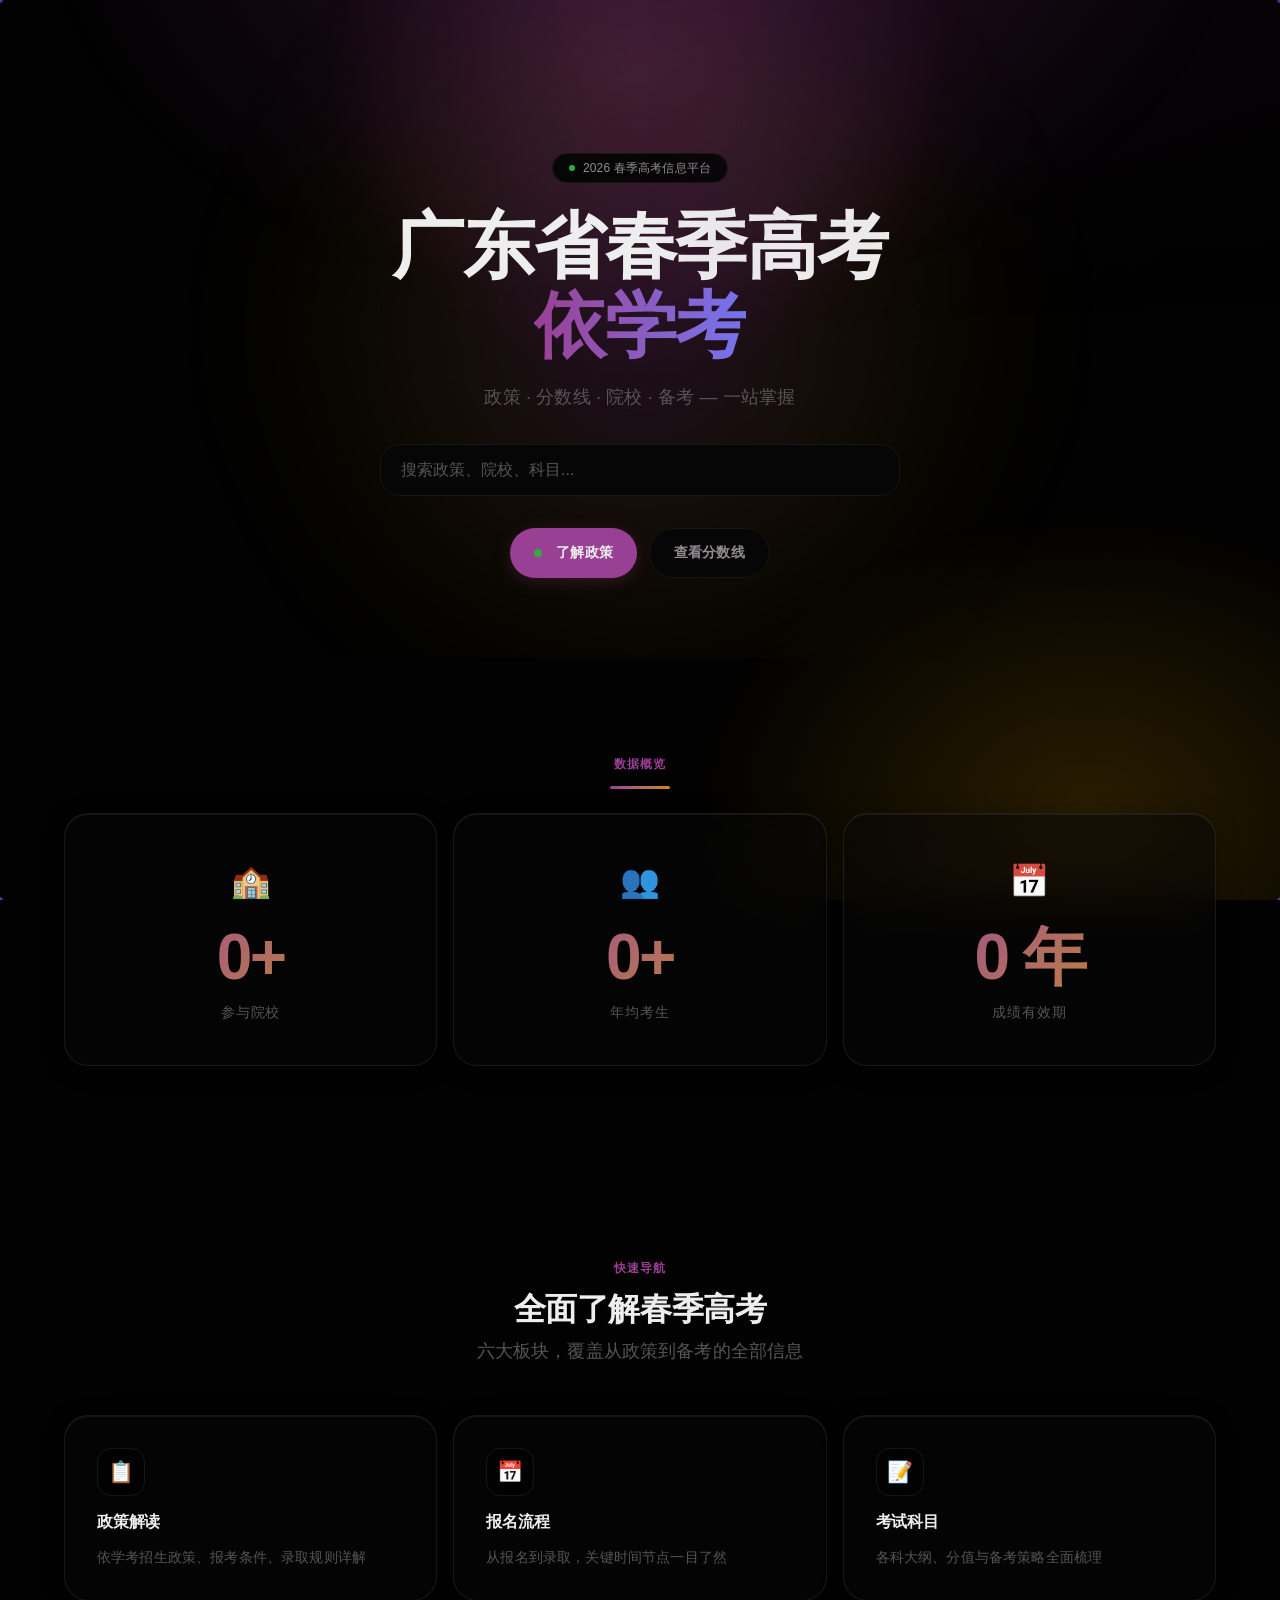
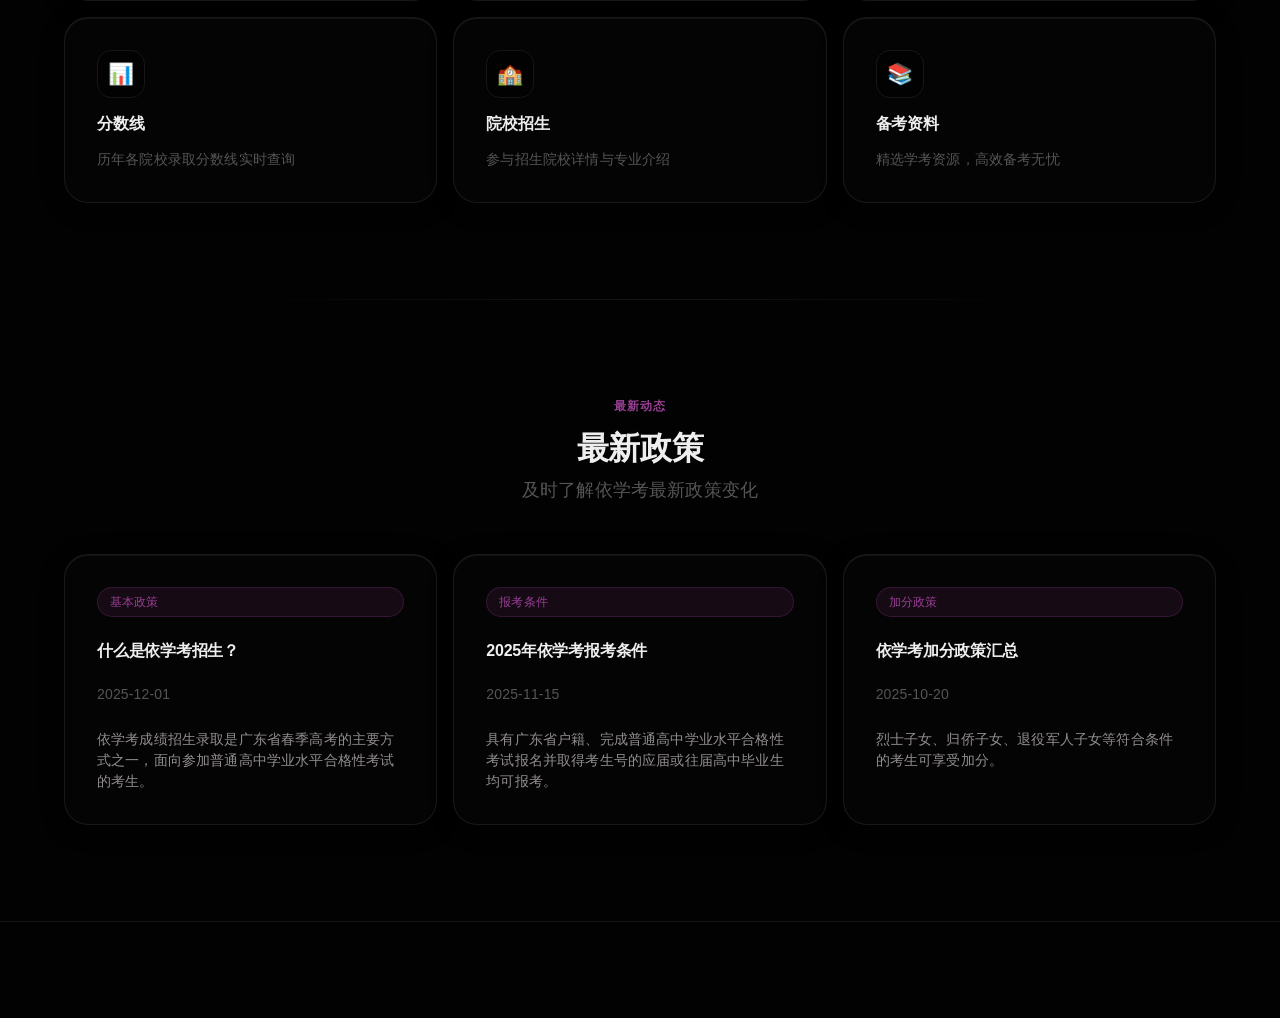
<file: index.html>
<!DOCTYPE html>
<html lang="zh-CN">
<head>
  <meta charset="UTF-8">
  <meta name="viewport" content="width=device-width, initial-scale=1.0">
  <title>广东省春季高考 · 依学考</title>
  <link rel="stylesheet" href="css/style.css">
</head>
<body>
  <div class="dot-grid"></div>
  <nav class="nav" id="nav"></nav>
  <main>
    <section class="hero">
      <div class="hero-orb"></div>
      <div class="hero-badge">
        <span class="hero-badge-dot"></span>
        2026 春季高考信息平台
      </div>
      <h1>广东省春季高考<br><span class="gradient-text iridescent-text">依学考</span></h1>
      <p>政策 · 分数线 · 院校 · 备考 — 一站掌握</p>
      <div class="hero-search magnetic">
        <input type="text" id="homeSearch" placeholder="搜索政策、院校、科目..." autocomplete="off">
      </div>
      <div class="hero-actions">
        <a href="policy.html" class="btn btn-primary magnetic"><span class="cta-pulse"></span>了解政策</a>
        <a href="scores.html" class="btn btn-ghost magnetic">查看分数线</a>
      </div>
    </section>

    <section class="section">
      <div class="container">
        <div class="section-label">数据概览</div>
        <div class="accent-line"></div>
        <div class="feature-grid">
          <div class="glass-card glass-stat tilt-card sweep-card border-glow">
            <div class="stat-icon">🏫</div>
            <div class="stat-number counter-glow"><span class="counter" data-target="105">0</span>+</div>
            <div class="stat-label">参与院校</div>
          </div>
          <div class="glass-card glass-stat tilt-card sweep-card border-glow" style="transition-delay:0.1s">
            <div class="stat-icon">👥</div>
            <div class="stat-number counter-glow"><span class="counter" data-target="300000">0</span>+</div>
            <div class="stat-label">年均考生</div>
          </div>
          <div class="glass-card glass-stat tilt-card sweep-card border-glow" style="transition-delay:0.2s">
            <div class="stat-icon">📅</div>
            <div class="stat-number counter-glow"><span class="counter" data-target="3">0</span> 年</div>
            <div class="stat-label">成绩有效期</div>
          </div>
        </div>
      </div>
    </section>

    <section class="section">
      <div class="container">
        <div class="section-label">快速导航</div>
        <div class="section-header">
          <h2>全面了解春季高考</h2>
          <p>六大板块，覆盖从政策到备考的全部信息</p>
        </div>
        <div class="card-grid grid-3">
          <a href="policy.html" class="glass-card nav-card tilt-card sweep-card border-glow" style="text-decoration:none;color:inherit;">
            <div class="nav-card-icon">📋</div>
            <h3>政策解读</h3>
            <p>依学考招生政策、报考条件、录取规则详解</p>
          </a>
          <a href="registration.html" class="glass-card nav-card tilt-card sweep-card border-glow" style="text-decoration:none;color:inherit;">
            <div class="nav-card-icon">📅</div>
            <h3>报名流程</h3>
            <p>从报名到录取，关键时间节点一目了然</p>
          </a>
          <a href="subjects.html" class="glass-card nav-card tilt-card sweep-card border-glow" style="text-decoration:none;color:inherit;">
            <div class="nav-card-icon">📝</div>
            <h3>考试科目</h3>
            <p>各科大纲、分值与备考策略全面梳理</p>
          </a>
          <a href="scores.html" class="glass-card nav-card tilt-card sweep-card border-glow" style="text-decoration:none;color:inherit;">
            <div class="nav-card-icon">📊</div>
            <h3>分数线</h3>
            <p>历年各院校录取分数线实时查询</p>
          </a>
          <a href="schools.html" class="glass-card nav-card tilt-card sweep-card border-glow" style="text-decoration:none;color:inherit;">
            <div class="nav-card-icon">🏫</div>
            <h3>院校招生</h3>
            <p>参与招生院校详情与专业介绍</p>
          </a>
          <a href="resources.html" class="glass-card nav-card tilt-card sweep-card border-glow" style="text-decoration:none;color:inherit;">
            <div class="nav-card-icon">📚</div>
            <h3>备考资料</h3>
            <p>精选学考资源，高效备考无忧</p>
          </a>
        </div>
      </div>
    </section>

    <div class="section-divider"></div>

    <section class="section">
      <div class="container">
        <div class="section-label">最新动态</div>
        <div class="section-header">
          <h2>最新政策</h2>
          <p>及时了解依学考最新政策变化</p>
        </div>
        <div class="card-grid grid-3" id="latestPolicies">
          <div class="spinner"></div>
        </div>
      </div>
    </section>
  </main>
  <footer class="footer" id="footer"></footer>
  <script src="js/particles.js"></script>
  <script src="js/search.js"></script>
  <script src="js/effects.js"></script>
  <script src="js/main.js"></script>
  <script>
    (async function() {
      try {
        var res = await fetch("data/policies.json"); var data = await res.json();
        var c = document.getElementById("latestPolicies");
        c.innerHTML = data.slice(0,3).map(function(p) {
          return '<a href="policy.html?id='+p.id+'" class="glass-card nav-card tilt-card sweep-card border-glow card-stagger" style="text-decoration:none;color:inherit;"><span class="tag tag-glow float-tag" style="margin-bottom:var(--space-2);display:inline-block;">'+p.category+'</span><h3 style="font-size:var(--text-base);margin-bottom:var(--space-2);">'+p.title+'</h3><p style="font-size:var(--text-sm);color:var(--color-ink-tertiary);margin:0;">'+p.date+'</p><p style="font-size:var(--text-sm);color:var(--color-ink-secondary);margin:0;margin-top:var(--space-2);">'+p.summary+'</p></a>';
        }).join("");
        setTimeout(function() {
          document.querySelectorAll(".card-stagger").forEach(function(el,i) { setTimeout(function() { el.classList.add("revealed"); }, i*80); });
        }, 200);
      } catch(e) { document.getElementById("latestPolicies").innerHTML = '<p class="text-center text-secondary">加载失败，请刷新</p>'; }
    })();
    var hs = document.getElementById("homeSearch");
    hs.addEventListener("keydown", function(e) {
      if (e.key==="Enter") { var b=document.getElementById("navSearchBtn"); if(b) b.click(); setTimeout(function() { var si=document.getElementById("searchInput"); if(si) { si.value=hs.value; si.dispatchEvent(new Event("input")); } }, 350); }
    });
  </script>
</body>
</html>
</file>
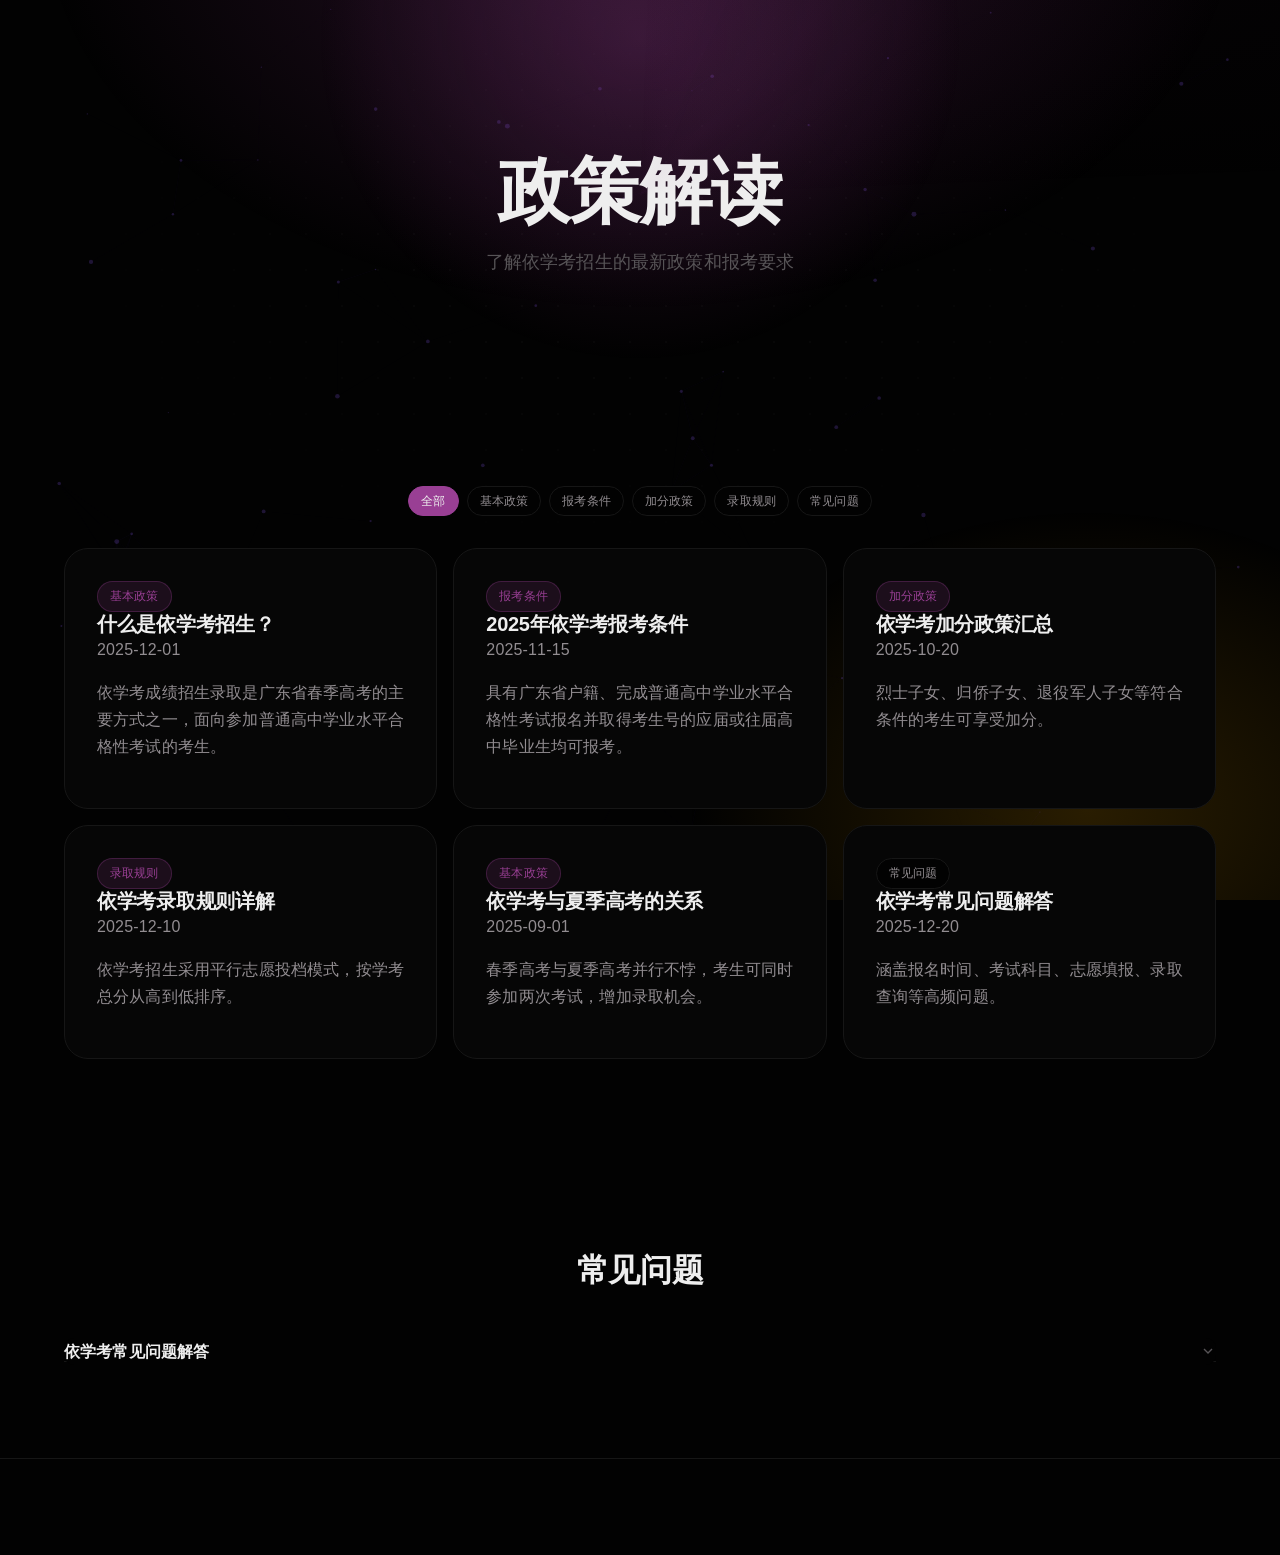
<file: policy.html>
<!DOCTYPE html>
<html lang="zh-CN">
<head>
  <meta charset="UTF-8">
  <meta name="viewport" content="width=device-width, initial-scale=1.0">
  <title>政策解读 - 广东省春季高考</title>
  <link rel="stylesheet" href="css/style.css">
<link rel="preconnect" href="https://fonts.googleapis.com"><link rel="preconnect" href="https://fonts.gstatic.com" crossorigin></head>
<body>
  <div class="dot-grid"></div>
  <nav class="nav" id="nav"></nav>
  <main>
    <section class="hero">
      <h1>政策解读</h1>
      <p>了解依学考招生的最新政策和报考要求</p>
    </section>

    <section class="section">
      <div class="container">
        <div class="filter-bar" id="policyFilter">
          <span class="tag active" data-category="全部">全部</span>
          <span class="tag" data-category="基本政策">基本政策</span>
          <span class="tag" data-category="报考条件">报考条件</span>
          <span class="tag" data-category="加分政策">加分政策</span>
          <span class="tag" data-category="录取规则">录取规则</span>
          <span class="tag" data-category="常见问题">常见问题</span>
        </div>
        <div class="card-grid" id="policyCards" style="grid-template-columns:repeat(3,1fr);">
          <div class="spinner"></div>
        </div>
      </div>
    </section>

    <section class="section bg-alt">
      <div class="container">
        <div class="section-header">
          <h2>常见问题</h2>
        </div>
        <div id="faqList"></div>
      </div>
    </section>
  </main>
  <footer class="footer" id="footer"></footer>
  <script src="js/particles.js"></script>
  <script src="js/search.js"></script>
  <script src="js/effects.js"></script>
  <script src="js/main.js"></script>
  <script>
    (function() {
      var allPolicies = [];
      var currentCategory = "全部";

      function renderCards(policies) {
        var container = document.getElementById("policyCards");
        if (policies.length === 0) {
          container.innerHTML = '<p class="text-center text-secondary">暂无相关条目</p>';
          return;
        }
        container.innerHTML = policies.map(function(p) {
          var catTag = p.category === "常见问题" ? "tag-warning" : "tag-primary";
          return '<div class="card"><span class="tag ' + catTag + '">' + p.category + '</span><h3 class="card-title" style="margin-top:var(--spacing-sm);">' + p.title + '</h3><p style="font-size:var(--font-size-xs);color:var(--color-text-secondary);">' + p.date + '</p><p class="card-text">' + p.summary + '</p></div>';
        }).join("");
      }

      function renderFAQ(policies) {
        var faqPolicies = policies.filter(function(p) { return p.category === "常见问题"; });
        var container = document.getElementById("faqList");
        if (faqPolicies.length === 0) {
          container.innerHTML = "";
          return;
        }
        container.innerHTML = faqPolicies.map(function(p) {
          return '<div class="faq-item"><div class="faq-question" style="cursor:pointer;padding:var(--spacing-lg);background:var(--color-bg);border-radius:var(--radius-md);margin-bottom:var(--spacing-sm);font-weight:600;display:flex;justify-content:space-between;align-items:center;">' + p.title + '<svg style="width:16px;height:16px;transition:transform var(--transition-base);" viewBox="0 0 24 24" fill="none" stroke="currentColor" stroke-width="2"><polyline points="6 9 12 15 18 9"></polyline></svg></div><div class="faq-answer" style="max-height:0;overflow:hidden;transition:max-height var(--transition-slow);padding:0 var(--spacing-lg);background:var(--color-bg);border-radius:0 0 var(--radius-md) var(--radius-md);margin-top:-4px;margin-bottom:var(--spacing-sm);">' + p.content + '</div></div>';
        }).join("");

        // FAQ toggle
        container.querySelectorAll(".faq-question").forEach(function(q) {
          q.addEventListener("click", function() {
            var answer = this.nextElementSibling;
            var icon = this.querySelector("svg");
            var isOpen = answer.style.maxHeight !== "0px" && answer.style.maxHeight !== "";
            answer.style.maxHeight = isOpen ? "0" : answer.scrollHeight + "px";
            answer.style.paddingBottom = isOpen ? "0" : "var(--spacing-lg)";
            icon.style.transform = isOpen ? "rotate(0deg)" : "rotate(180deg)";
          });
        });
      }

      function filterByCategory(cat) {
        currentCategory = cat;
        var filtered = cat === "全部" ? allPolicies : allPolicies.filter(function(p) { return p.category === cat; });
        // Update active tag
        document.querySelectorAll("#policyFilter .tag").forEach(function(t) {
          t.classList.toggle("active", t.getAttribute("data-category") === cat);
        });
        renderCards(filtered);
        renderFAQ(allPolicies);
      }

      // Init
      fetch("data/policies.json")
        .then(function(r) { return r.json(); })
        .then(function(data) {
          allPolicies = data;
          renderCards(data);
          renderFAQ(data);
        })
        .catch(function() {
          document.getElementById("policyCards").innerHTML = '<p class="text-center text-secondary">加载失败，请刷新重试</p>';
        });

      // Filter click handlers
      document.getElementById("policyFilter").addEventListener("click", function(e) {
        var tag = e.target.closest(".tag");
        if (!tag) return;
        filterByCategory(tag.getAttribute("data-category"));
      });
    })();
  </script>
</body>
</html>
</file>
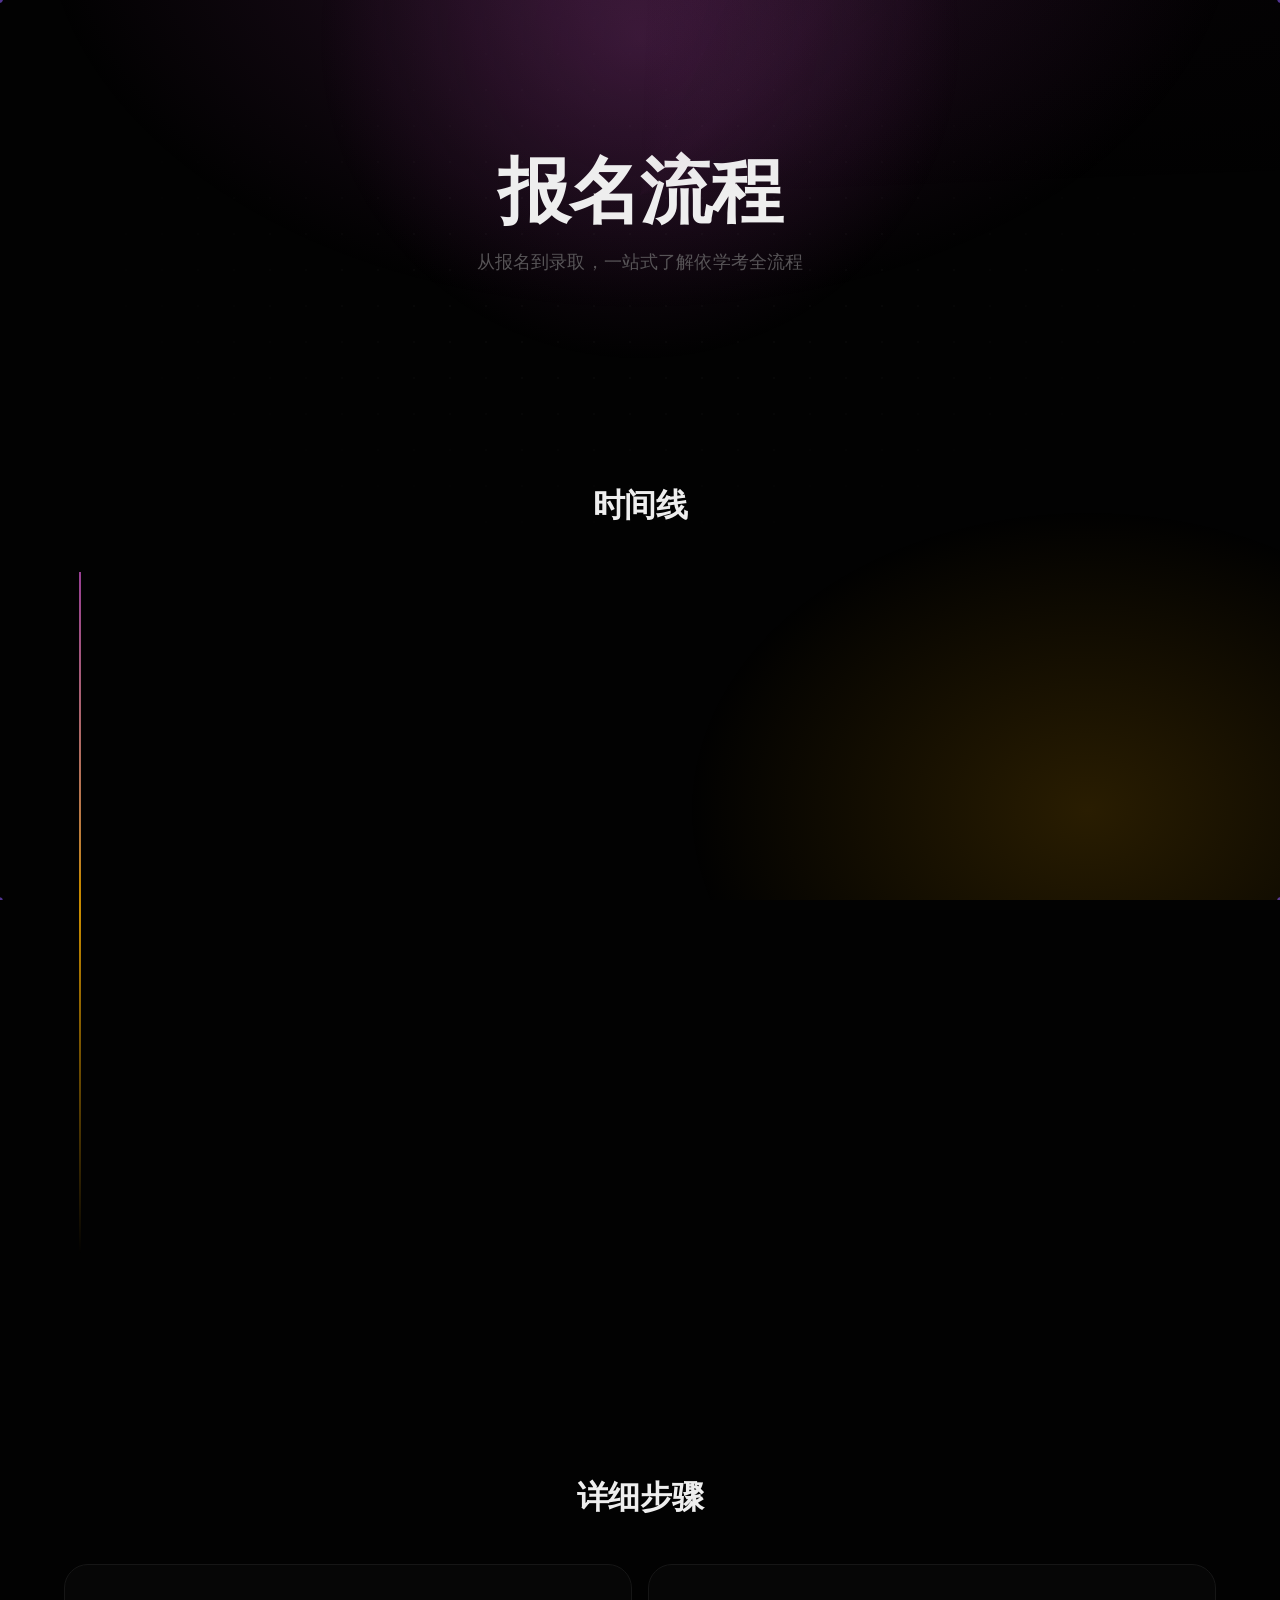
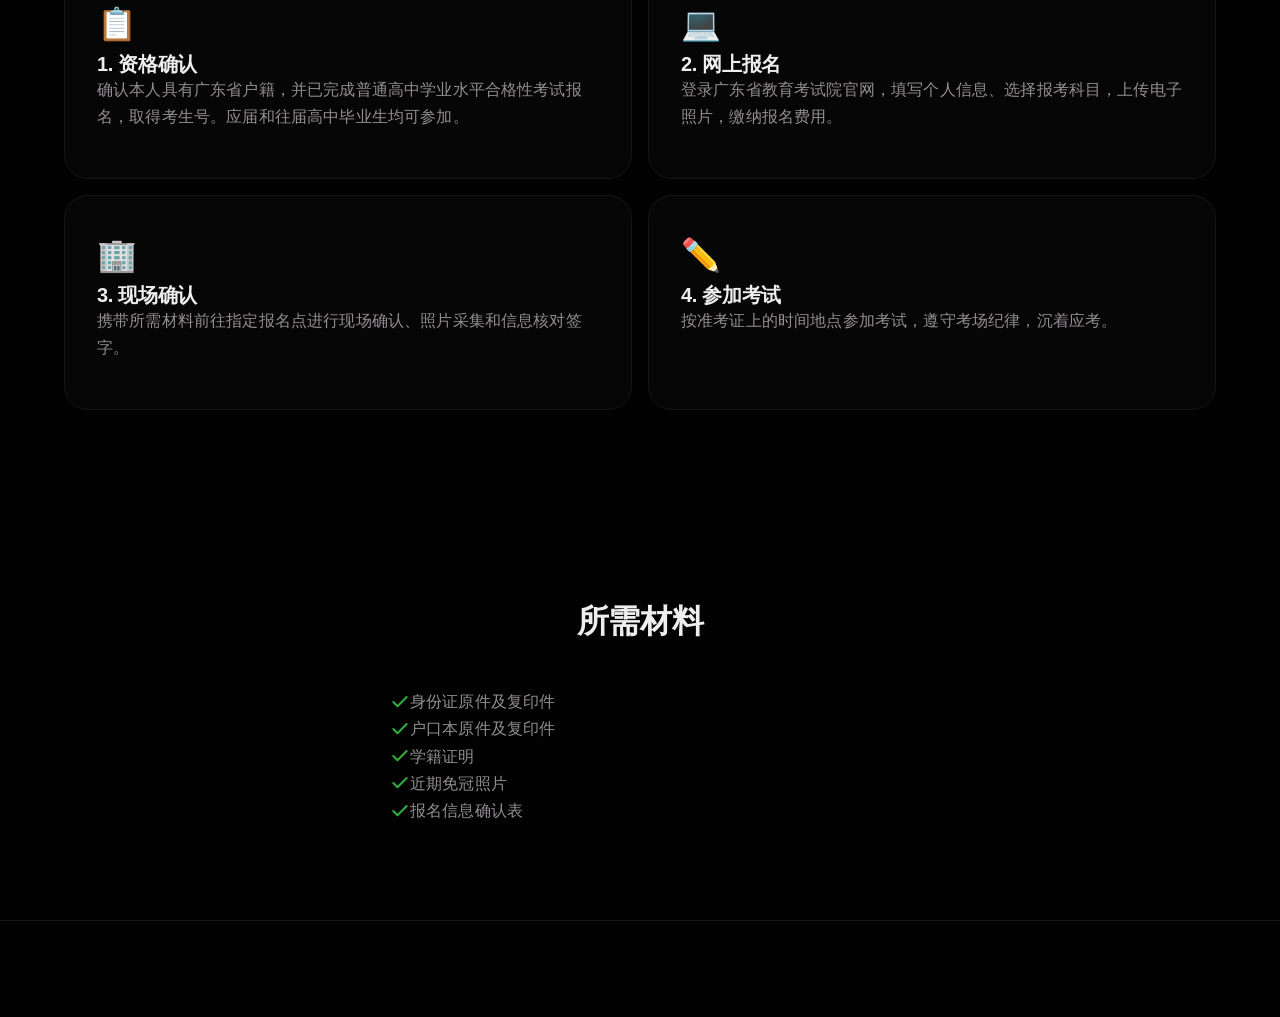
<file: registration.html>
<!DOCTYPE html>
<html lang="zh-CN">
<head>
  <meta charset="UTF-8">
  <meta name="viewport" content="width=device-width, initial-scale=1.0">
  <title>报名流程 - 广东省春季高考</title>
  <link rel="stylesheet" href="css/style.css">
<link rel="preconnect" href="https://fonts.googleapis.com"><link rel="preconnect" href="https://fonts.gstatic.com" crossorigin></head>
<body>
  <div class="dot-grid"></div>
  <nav class="nav" id="nav"></nav>
  <main>
    <section class="hero">
      <h1>报名流程</h1>
      <p>从报名到录取，一站式了解依学考全流程</p>
    </section>

    <section class="section animate-on-scroll">
      <div class="container">
        <div class="section-header">
          <h2>时间线</h2>
        </div>
        <div class="timeline" id="timelineContainer">
          <div class="spinner"></div>
        </div>
      </div>
    </section>

    <section class="section bg-alt animate-on-scroll">
      <div class="container">
        <div class="section-header">
          <h2>详细步骤</h2>
        </div>
        <div class="card-grid" style="grid-template-columns:repeat(2,1fr);">
          <div class="card">
            <div style="font-size:2rem;margin-bottom:var(--spacing-sm);">📋</div>
            <h3 class="card-title">1. 资格确认</h3>
            <p class="card-text">确认本人具有广东省户籍，并已完成普通高中学业水平合格性考试报名，取得考生号。应届和往届高中毕业生均可参加。</p>
          </div>
          <div class="card">
            <div style="font-size:2rem;margin-bottom:var(--spacing-sm);">💻</div>
            <h3 class="card-title">2. 网上报名</h3>
            <p class="card-text">登录广东省教育考试院官网，填写个人信息、选择报考科目，上传电子照片，缴纳报名费用。</p>
          </div>
          <div class="card">
            <div style="font-size:2rem;margin-bottom:var(--spacing-sm);">🏢</div>
            <h3 class="card-title">3. 现场确认</h3>
            <p class="card-text">携带所需材料前往指定报名点进行现场确认、照片采集和信息核对签字。</p>
          </div>
          <div class="card">
            <div style="font-size:2rem;margin-bottom:var(--spacing-sm);">✏️</div>
            <h3 class="card-title">4. 参加考试</h3>
            <p class="card-text">按准考证上的时间地点参加考试，遵守考场纪律，沉着应考。</p>
          </div>
        </div>
      </div>
    </section>

    <section class="section animate-on-scroll">
      <div class="container">
        <div class="section-header">
          <h2>所需材料</h2>
        </div>
        <ul style="max-width:500px;margin:0 auto;list-style:none;">
          <li style="display:flex;align-items:center;gap:var(--spacing-sm);padding:var(--spacing-sm) 0;border-bottom:1px solid var(--color-border-light);">
            <svg style="width:20px;height:20px;color:var(--color-success);flex-shrink:0;" viewBox="0 0 24 24" fill="none" stroke="currentColor" stroke-width="2.5" stroke-linecap="round" stroke-linejoin="round"><polyline points="20 6 9 17 4 12"></polyline></svg>
            身份证原件及复印件
          </li>
          <li style="display:flex;align-items:center;gap:var(--spacing-sm);padding:var(--spacing-sm) 0;border-bottom:1px solid var(--color-border-light);">
            <svg style="width:20px;height:20px;color:var(--color-success);flex-shrink:0;" viewBox="0 0 24 24" fill="none" stroke="currentColor" stroke-width="2.5" stroke-linecap="round" stroke-linejoin="round"><polyline points="20 6 9 17 4 12"></polyline></svg>
            户口本原件及复印件
          </li>
          <li style="display:flex;align-items:center;gap:var(--spacing-sm);padding:var(--spacing-sm) 0;border-bottom:1px solid var(--color-border-light);">
            <svg style="width:20px;height:20px;color:var(--color-success);flex-shrink:0;" viewBox="0 0 24 24" fill="none" stroke="currentColor" stroke-width="2.5" stroke-linecap="round" stroke-linejoin="round"><polyline points="20 6 9 17 4 12"></polyline></svg>
            学籍证明
          </li>
          <li style="display:flex;align-items:center;gap:var(--spacing-sm);padding:var(--spacing-sm) 0;border-bottom:1px solid var(--color-border-light);">
            <svg style="width:20px;height:20px;color:var(--color-success);flex-shrink:0;" viewBox="0 0 24 24" fill="none" stroke="currentColor" stroke-width="2.5" stroke-linecap="round" stroke-linejoin="round"><polyline points="20 6 9 17 4 12"></polyline></svg>
            近期免冠照片
          </li>
          <li style="display:flex;align-items:center;gap:var(--spacing-sm);padding:var(--spacing-sm) 0;">
            <svg style="width:20px;height:20px;color:var(--color-success);flex-shrink:0;" viewBox="0 0 24 24" fill="none" stroke="currentColor" stroke-width="2.5" stroke-linecap="round" stroke-linejoin="round"><polyline points="20 6 9 17 4 12"></polyline></svg>
            报名信息确认表
          </li>
        </ul>
      </div>
    </section>
  </main>
  <footer class="footer" id="footer"></footer>
  <script src="js/particles.js"></script>
  <script src="js/search.js"></script>
  <script src="js/effects.js"></script>
  <script src="js/main.js"></script>
  <script>
    (function() {
      fetch("data/timeline.json")
        .then(function(r) { return r.json(); })
        .then(function(data) {
          var container = document.getElementById("timelineContainer");
          container.innerHTML = data.map(function(item) {
            return '<div class="timeline-item"><div class="timeline-dot"></div><div class="timeline-date">' + item.date + '</div><h3 class="timeline-title">' + item.step + ". " + item.title + '</h3><p class="timeline-desc">' + item.description + "</p></div>";
          }).join("");
          // Number the dots
          container.querySelectorAll(".timeline-dot").forEach(function(dot, i) {
            dot.textContent = i + 1;
            dot.style.display = "flex";
            dot.style.alignItems = "center";
            dot.style.justifyContent = "center";
            dot.style.fontSize = "10px";
            dot.style.fontWeight = "700";
            dot.style.color = "#fff";
          });
        })
        .catch(function() {
          document.getElementById("timelineContainer").innerHTML = '<p class="text-center text-secondary">加载失败，请刷新重试</p>';
        });
    })();
  </script>
</body>
</html>
</file>
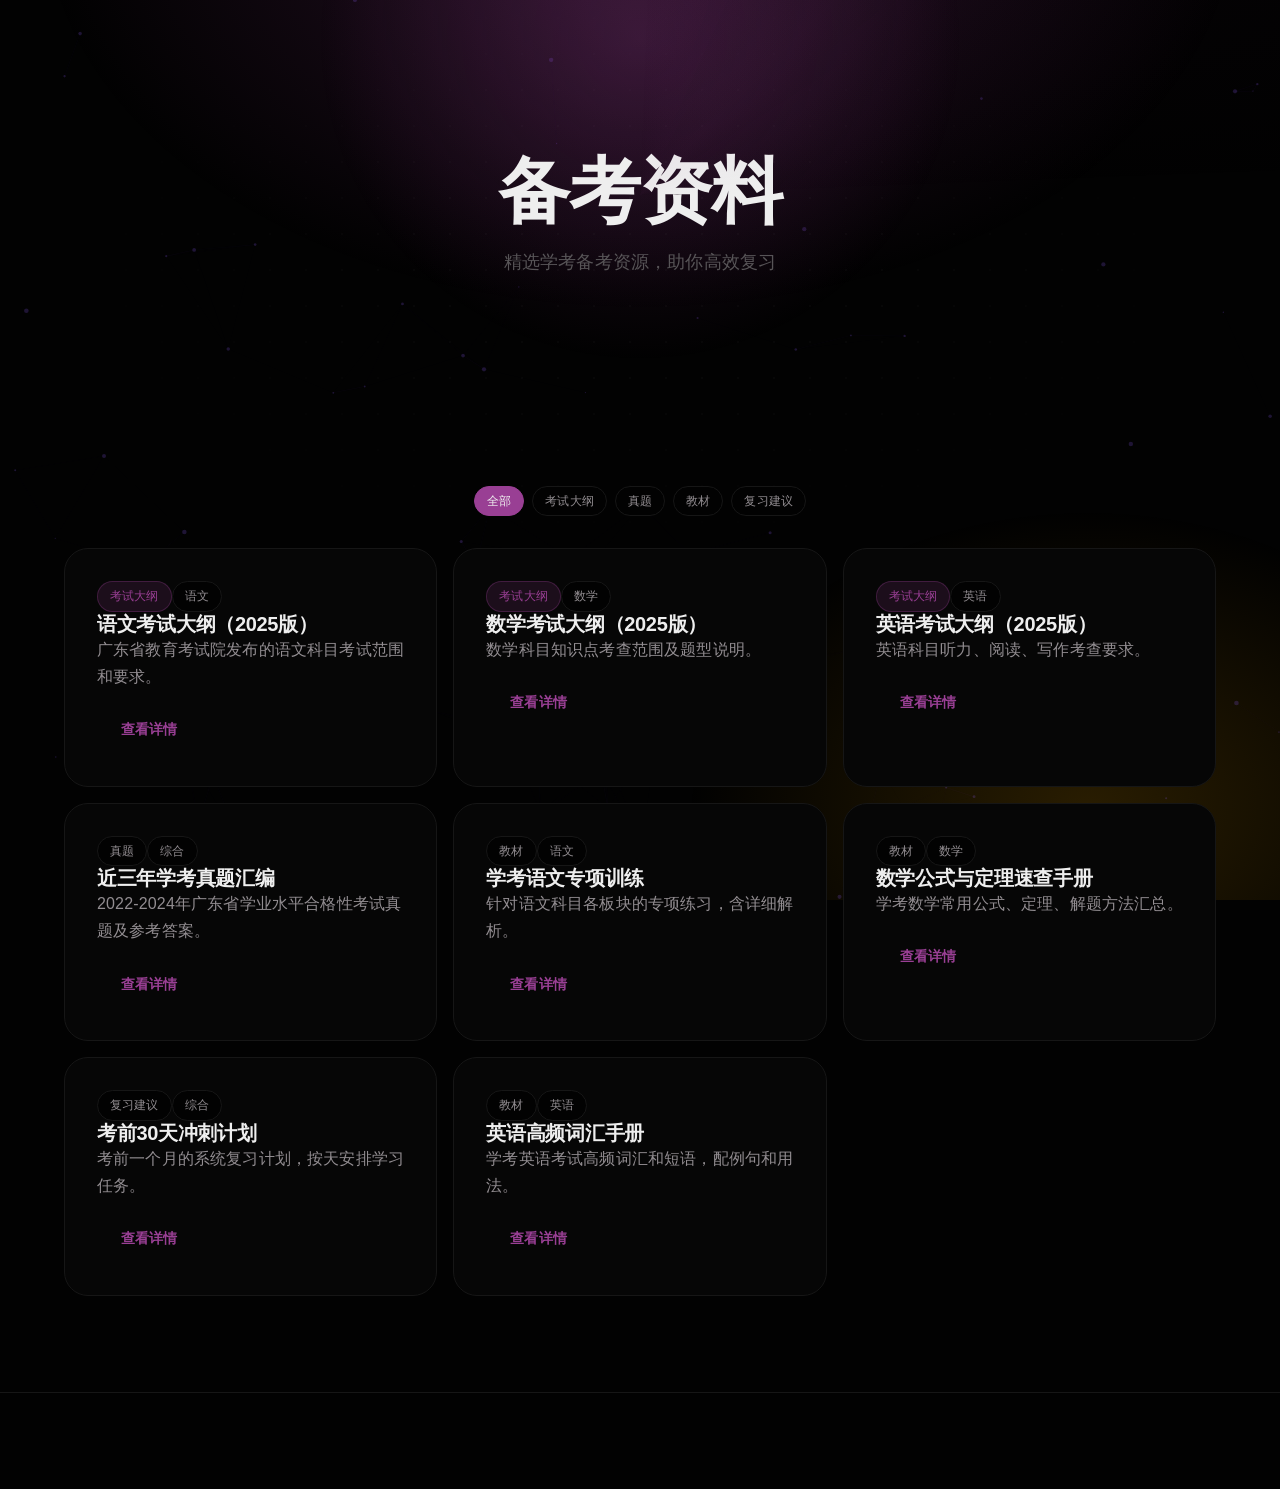
<file: resources.html>
<!DOCTYPE html>
<html lang="zh-CN">
<head>
  <meta charset="UTF-8">
  <meta name="viewport" content="width=device-width, initial-scale=1.0">
  <title>备考资料 - 广东省春季高考</title>
  <link rel="stylesheet" href="css/style.css">
<link rel="preconnect" href="https://fonts.googleapis.com"><link rel="preconnect" href="https://fonts.gstatic.com" crossorigin></head>
<body>
  <div class="dot-grid"></div>
  <nav class="nav" id="nav"></nav>
  <main>
    <section class="hero">
      <h1>备考资料</h1>
      <p>精选学考备考资源，助你高效复习</p>
    </section>

    <section class="section">
      <div class="container">
        <div class="filter-bar" id="resourceFilter">
          <span class="tag active" data-type="全部">全部</span>
          <span class="tag" data-type="考试大纲">考试大纲</span>
          <span class="tag" data-type="真题">真题</span>
          <span class="tag" data-type="教材">教材</span>
          <span class="tag" data-type="复习建议">复习建议</span>
        </div>
        <div class="card-grid" id="resourceCards" style="grid-template-columns:repeat(3,1fr);">
          <div class="spinner"></div>
        </div>
      </div>
    </section>
  </main>
  <footer class="footer" id="footer"></footer>
  <script src="js/particles.js"></script>
  <script src="js/search.js"></script>
  <script src="js/effects.js"></script>
  <script src="js/main.js"></script>
  <script>
    (function() {
      var allResources = [];
      var currentType = "全部";

      function getTypeTag(type) {
        switch(type) {
          case "考试大纲": return "tag-primary";
          case "真题": return "tag-warning";
          case "教材": return "tag-success";
          case "复习建议": return "";
          default: return "";
        }
      }

      function renderCards(resources) {
        var container = document.getElementById("resourceCards");
        if (resources.length === 0) {
          container.innerHTML = '<p class="text-center text-secondary">暂无相关资料</p>';
          return;
        }
        container.innerHTML = resources.map(function(r) {
          var typeClass = getTypeTag(r.type);
          return '<div class="card"><div class="tag-group" style="margin-bottom:var(--spacing-sm);"><span class="tag ' + typeClass + '">' + r.type + '</span><span class="tag">' + r.subject + '</span></div><h3 class="card-title">' + r.title + '</h3><p class="card-text">' + r.description + '</p><a href="' + r.link + '" class="btn btn-outline btn-sm" style="margin-top:var(--spacing-md);">查看详情</a></div>';
        }).join("");
      }

      function filterResources(type) {
        currentType = type;
        var filtered = type === "全部" ? allResources : allResources.filter(function(r) { return r.type === type; });
        document.querySelectorAll("#resourceFilter .tag").forEach(function(t) {
          t.classList.toggle("active", t.getAttribute("data-type") === type);
        });
        renderCards(filtered);
      }

      fetch("data/resources.json")
        .then(function(r) { return r.json(); })
        .then(function(data) {
          allResources = data;
          renderCards(data);
        })
        .catch(function() {
          document.getElementById("resourceCards").innerHTML = '<p class="text-center text-secondary">加载失败，请刷新重试</p>';
        });

      document.getElementById("resourceFilter").addEventListener("click", function(e) {
        var tag = e.target.closest(".tag");
        if (!tag) return;
        filterResources(tag.getAttribute("data-type"));
      });
    })();
  </script>
</body>
</html>
</file>
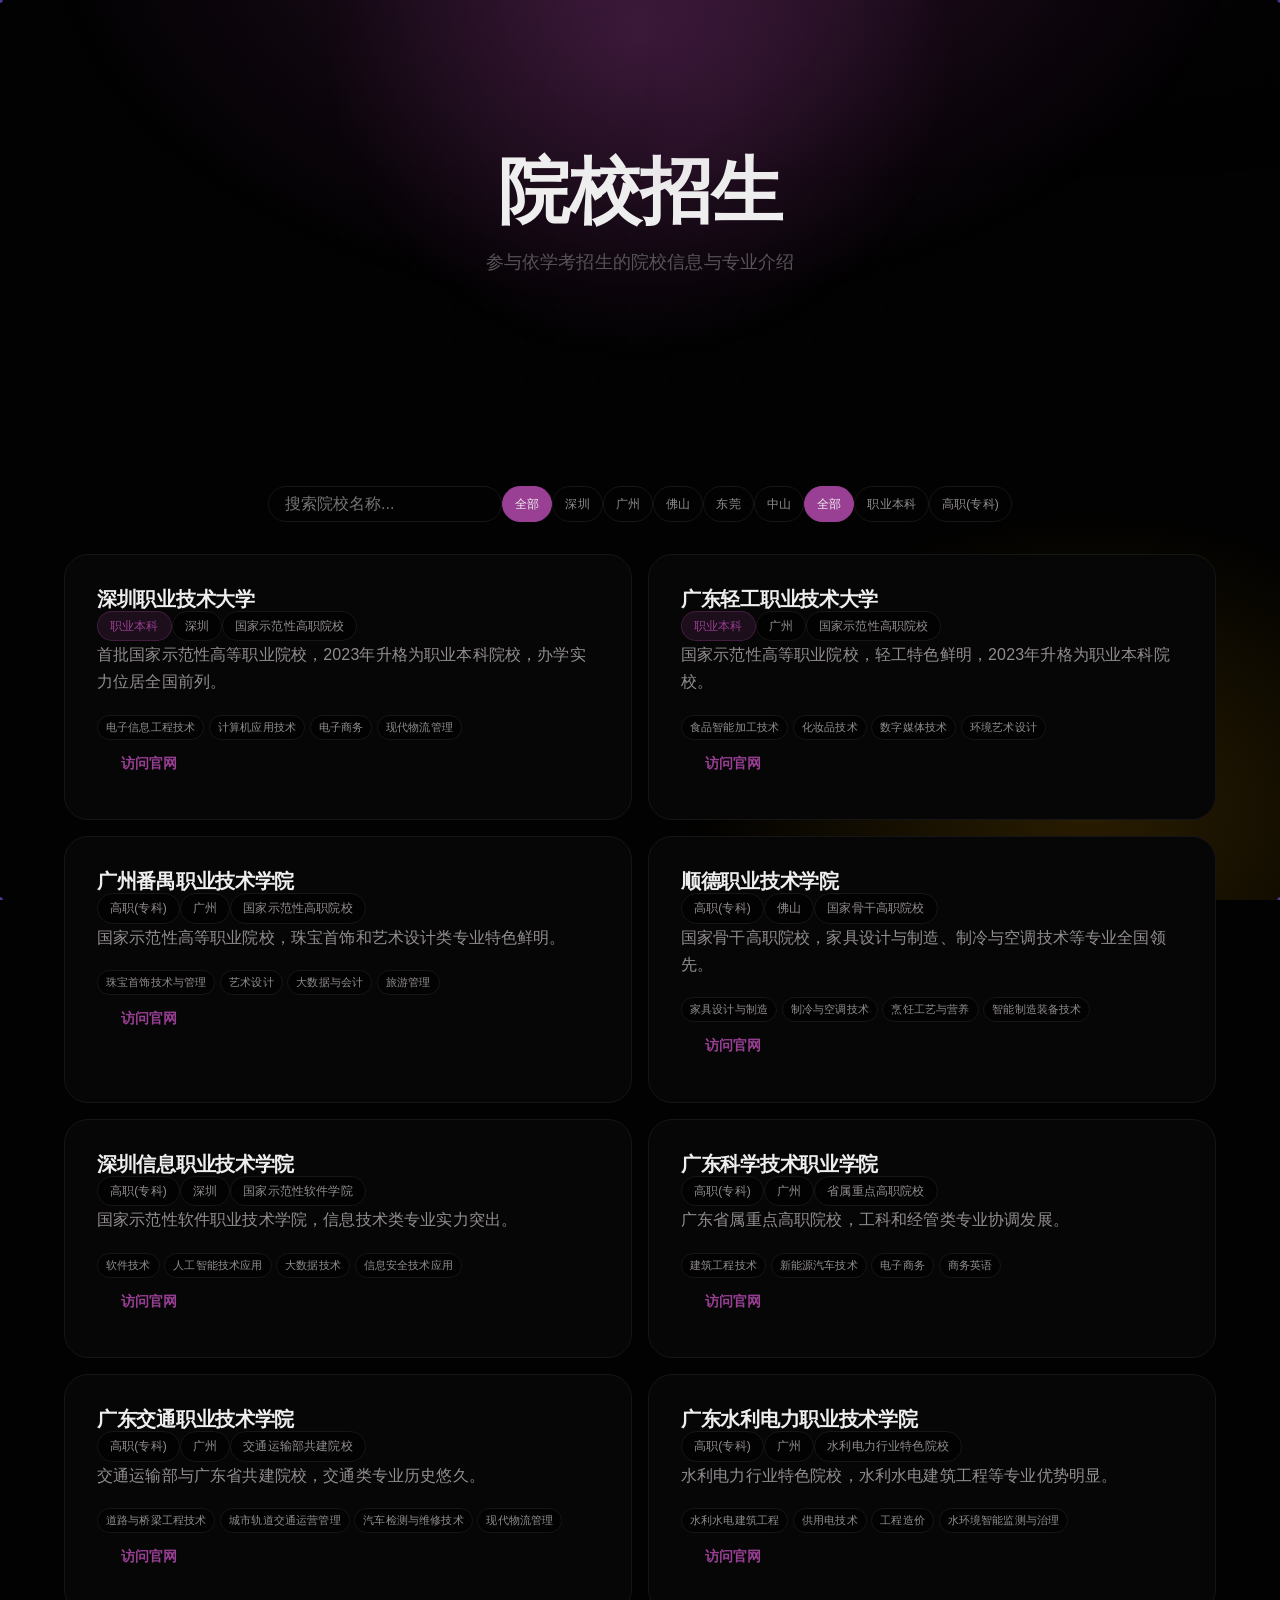
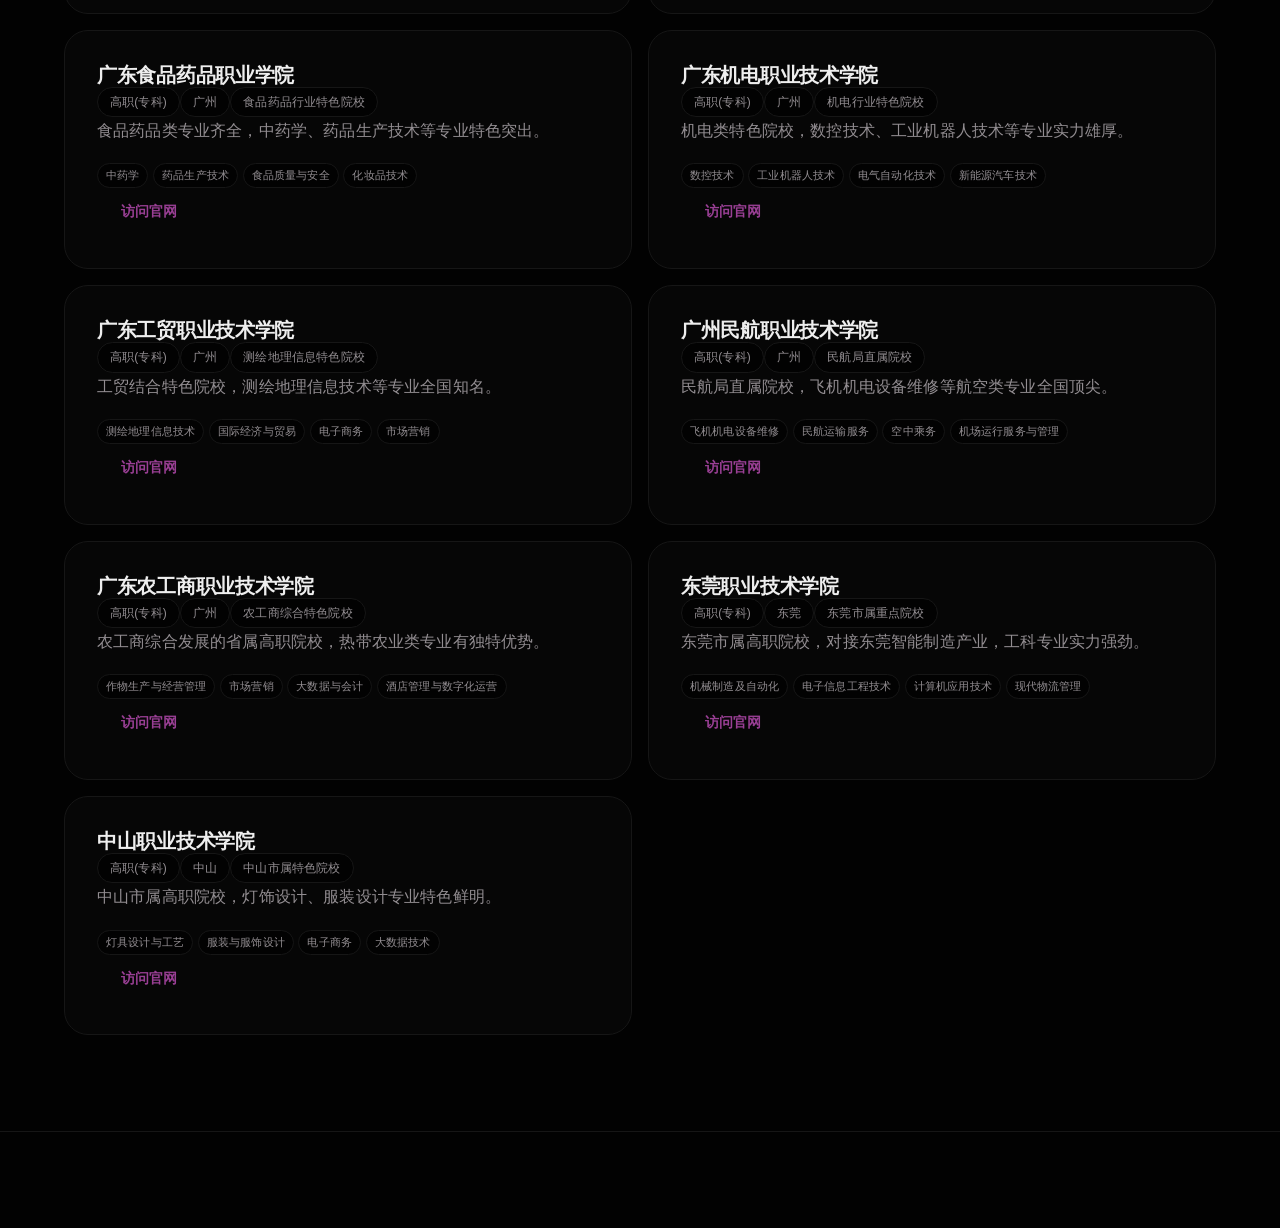
<file: schools.html>
<!DOCTYPE html>
<html lang="zh-CN">
<head>
  <meta charset="UTF-8">
  <meta name="viewport" content="width=device-width, initial-scale=1.0">
  <title>院校招生 - 广东省春季高考</title>
  <link rel="stylesheet" href="css/style.css">
<link rel="preconnect" href="https://fonts.googleapis.com"><link rel="preconnect" href="https://fonts.gstatic.com" crossorigin></head>
<body>
  <div class="dot-grid"></div>
  <nav class="nav" id="nav"></nav>
  <main>
    <section class="hero">
      <h1>院校招生</h1>
      <p>参与依学考招生的院校信息与专业介绍</p>
    </section>

    <section class="section">
      <div class="container">
        <div class="filter-bar" style="gap:var(--spacing-md);flex-wrap:wrap;">
          <input type="text" id="schoolSearch" placeholder="搜索院校名称..." style="padding:8px 16px;border-radius:var(--radius-full);border:1.5px solid var(--color-border);font-size:var(--font-size-sm);font-family:var(--font-system);outline:none;min-width:220px;background:var(--color-bg);">
          <div id="schoolRegionTags" style="display:flex;gap:var(--spacing-sm);flex-wrap:wrap;">
            <span class="tag active" data-region="全部">全部</span>
            <span class="tag" data-region="深圳">深圳</span>
            <span class="tag" data-region="广州">广州</span>
            <span class="tag" data-region="佛山">佛山</span>
            <span class="tag" data-region="东莞">东莞</span>
            <span class="tag" data-region="中山">中山</span>
          </div>
          <div id="schoolTypeTags" style="display:flex;gap:var(--spacing-sm);flex-wrap:wrap;">
            <span class="tag active" data-type="全部">全部</span>
            <span class="tag" data-type="职业本科">职业本科</span>
            <span class="tag" data-type="高职(专科)">高职(专科)</span>
          </div>
        </div>

        <div class="card-grid" id="schoolCards" style="grid-template-columns:repeat(2,1fr);">
          <div class="spinner" style="grid-column:1/-1;"></div>
        </div>
      </div>
    </section>
  </main>
  <footer class="footer" id="footer"></footer>
  <script src="js/particles.js"></script>
  <script src="js/search.js"></script>
  <script src="js/schools.js"></script>
  <script src="js/effects.js"></script>
  <script src="js/main.js"></script>
</body>
</html>
</file>
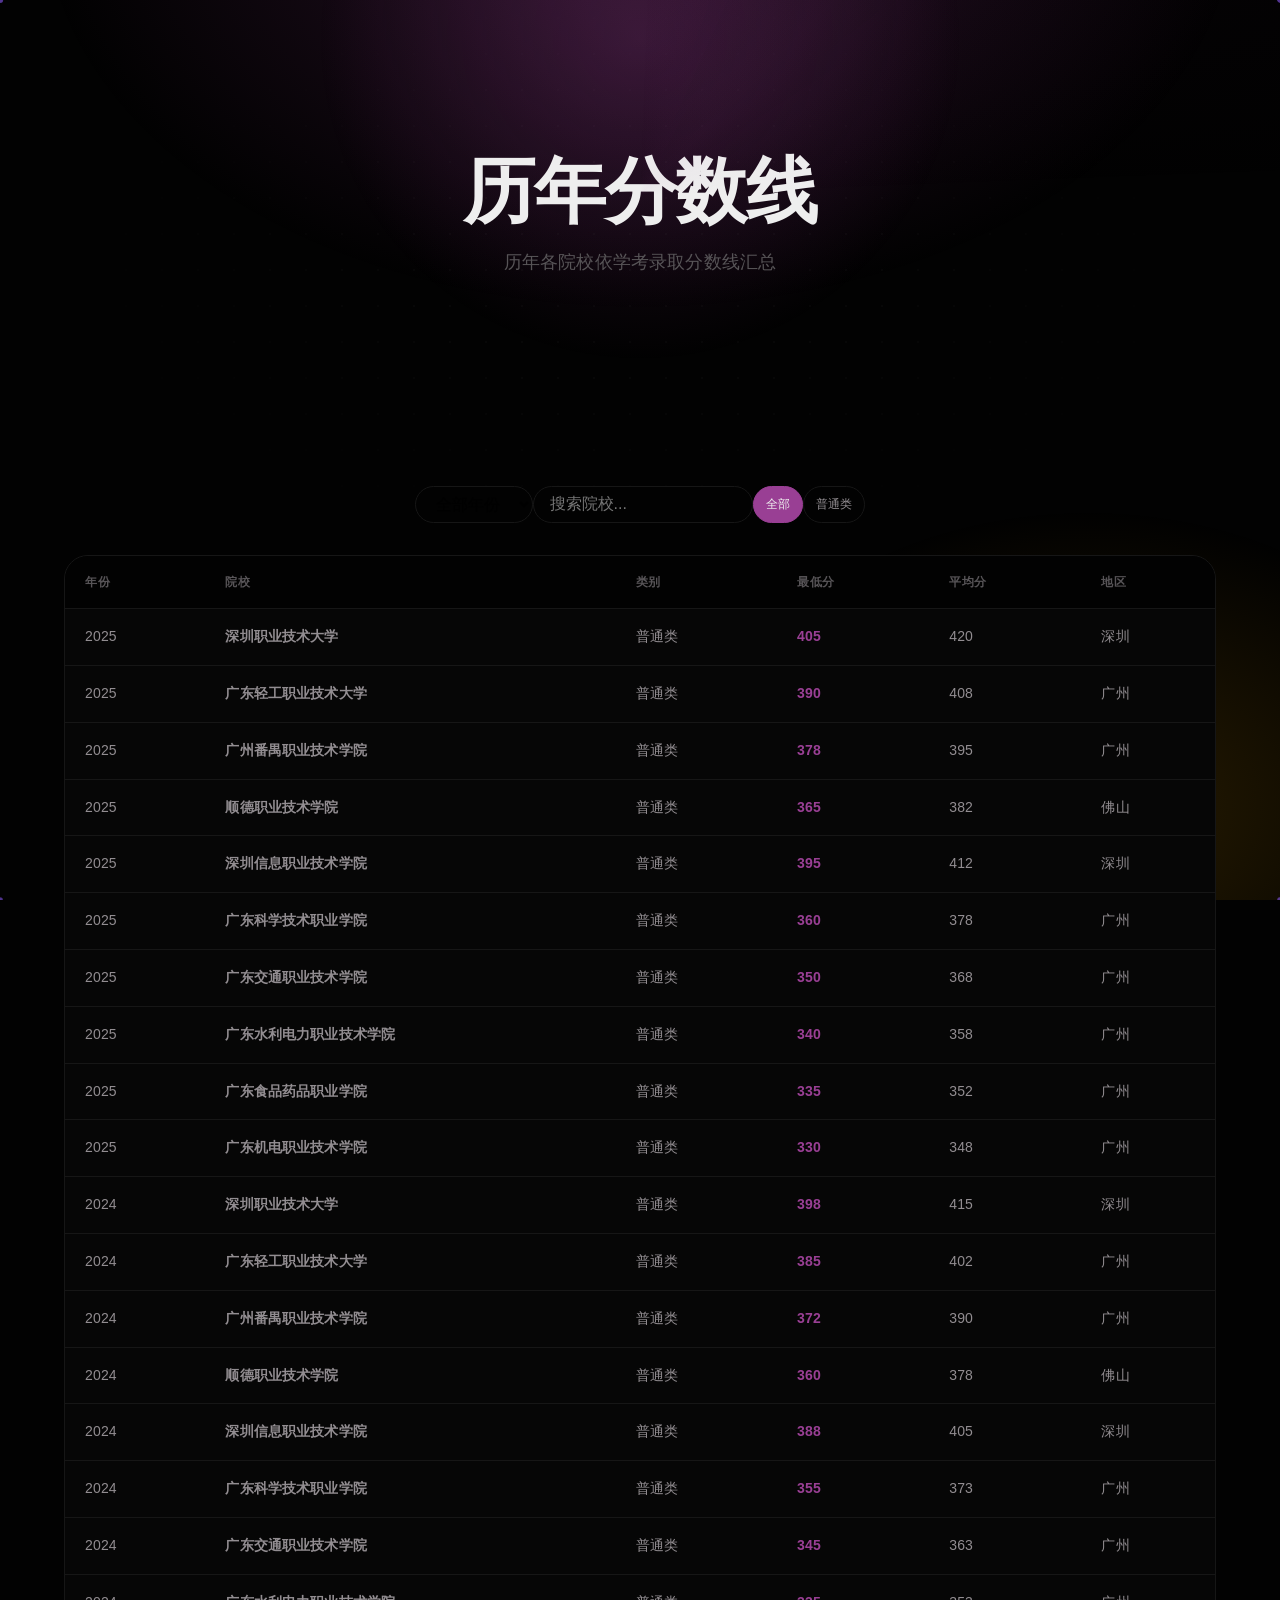
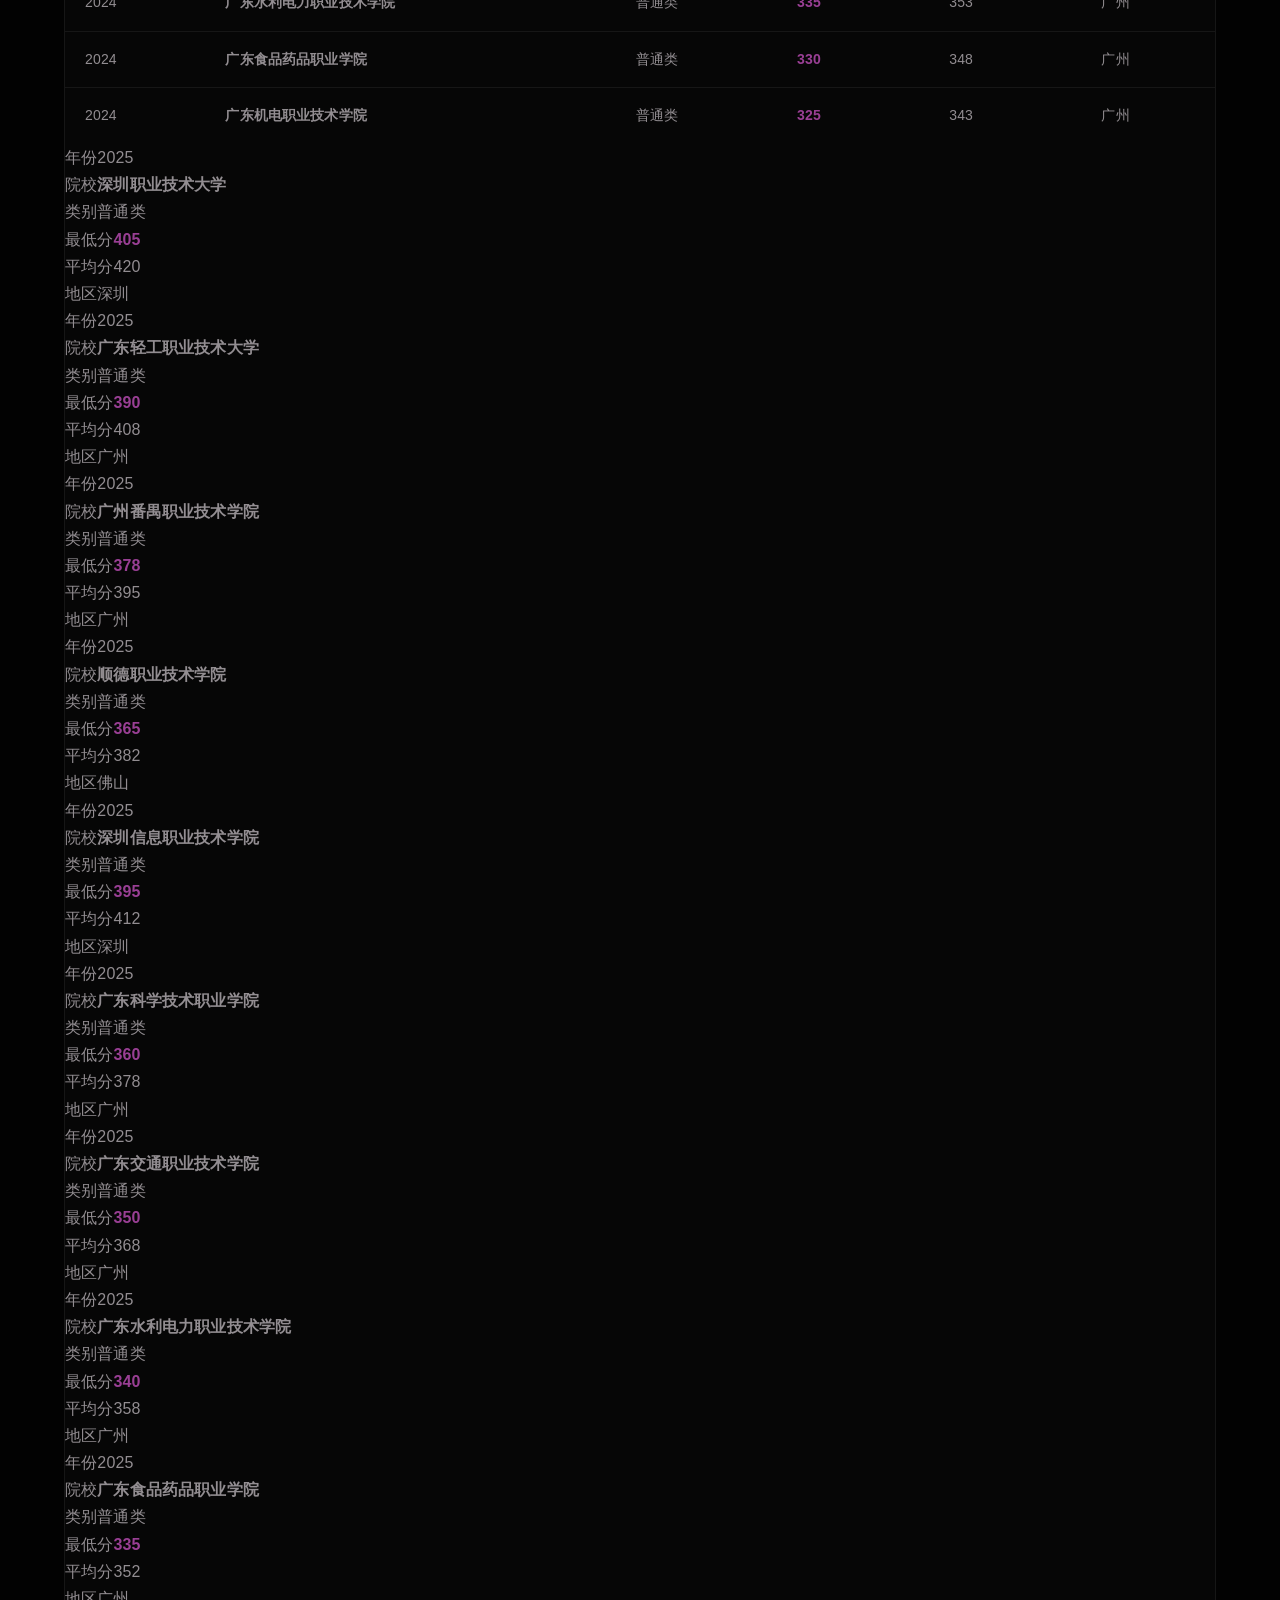
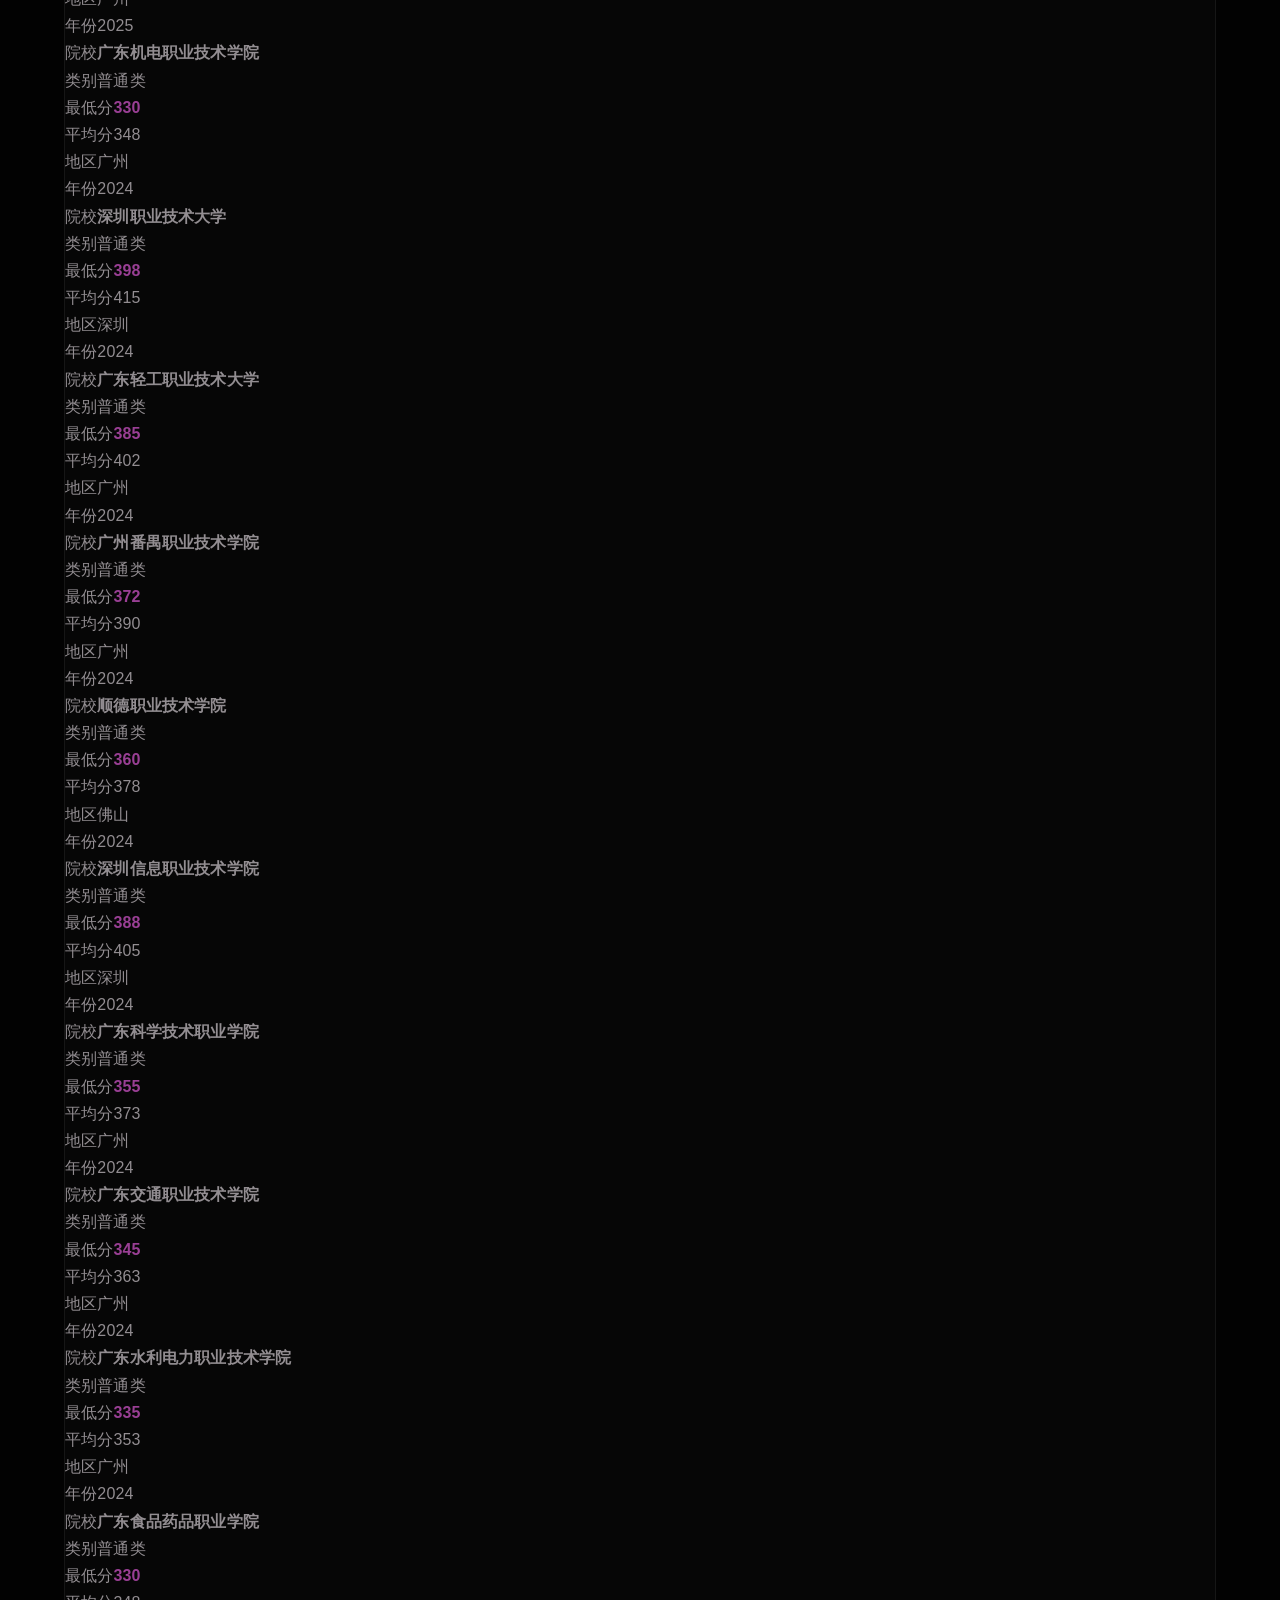
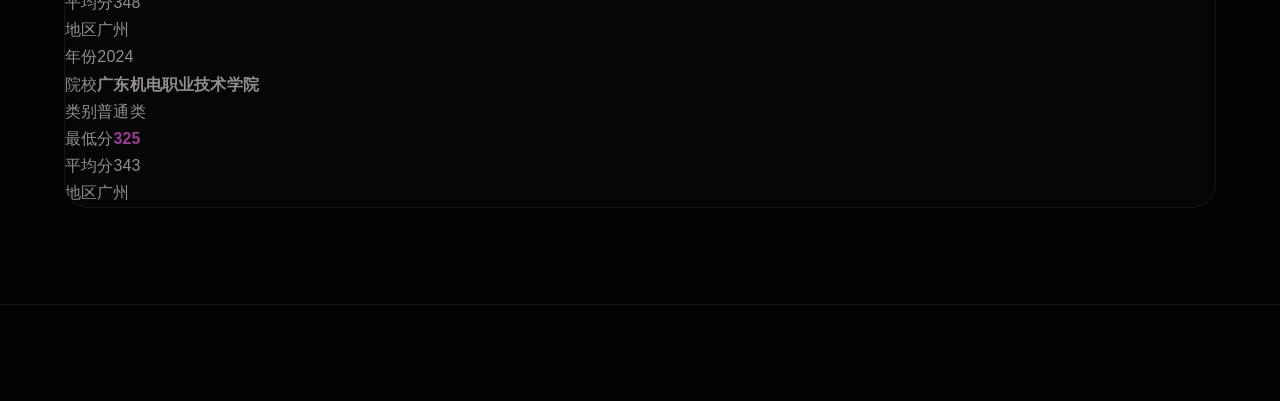
<file: scores.html>
<!DOCTYPE html>
<html lang="zh-CN">
<head>
  <meta charset="UTF-8">
  <meta name="viewport" content="width=device-width, initial-scale=1.0">
  <title>分数线 - 广东省春季高考</title>
  <link rel="stylesheet" href="css/style.css">
<link rel="preconnect" href="https://fonts.googleapis.com"><link rel="preconnect" href="https://fonts.gstatic.com" crossorigin></head>
<body>
  <div class="dot-grid"></div>
  <nav class="nav" id="nav"></nav>
  <main>
    <section class="hero">
      <h1>历年分数线</h1>
      <p>历年各院校依学考录取分数线汇总</p>
    </section>

    <section class="section">
      <div class="container">
        <div class="filter-bar" style="gap:var(--spacing-md);flex-wrap:wrap;">
          <select id="scoreYear" style="padding:8px 16px;border-radius:var(--radius-full);border:1.5px solid var(--color-border);font-size:var(--font-size-sm);font-family:var(--font-system);outline:none;background:var(--color-bg);cursor:pointer;">
            <option value="全部年份">全部年份</option>
          </select>
          <input type="text" id="scoreSchool" placeholder="搜索院校..." style="padding:8px 16px;border-radius:var(--radius-full);border:1.5px solid var(--color-border);font-size:var(--font-size-sm);font-family:var(--font-system);outline:none;max-width:220px;background:var(--color-bg);">
          <div id="scoreCategoryTags" style="display:flex;gap:var(--spacing-sm);flex-wrap:wrap;">
            <span class="tag active" data-category="全部">全部</span>
            <span class="tag" data-category="普通类">普通类</span>
          </div>
        </div>

        <div class="table-wrapper">
          <table>
            <thead>
              <tr>
                <th>年份</th>
                <th>院校</th>
                <th>类别</th>
                <th>最低分</th>
                <th>平均分</th>
                <th>地区</th>
              </tr>
            </thead>
            <tbody id="scoresTableBody">
              <tr><td colspan="6" style="text-align:center;padding:var(--spacing-xl);"><div class="spinner"></div></td></tr>
            </tbody>
          </table>
          <div class="table-cards" id="scoresMobile"></div>
        </div>
      </div>
    </section>
  </main>
  <footer class="footer" id="footer"></footer>
  <script src="js/particles.js"></script>
  <script src="js/search.js"></script>
  <script src="js/scores.js"></script>
  <script src="js/effects.js"></script>
  <script src="js/main.js"></script>
</body>
</html>
</file>
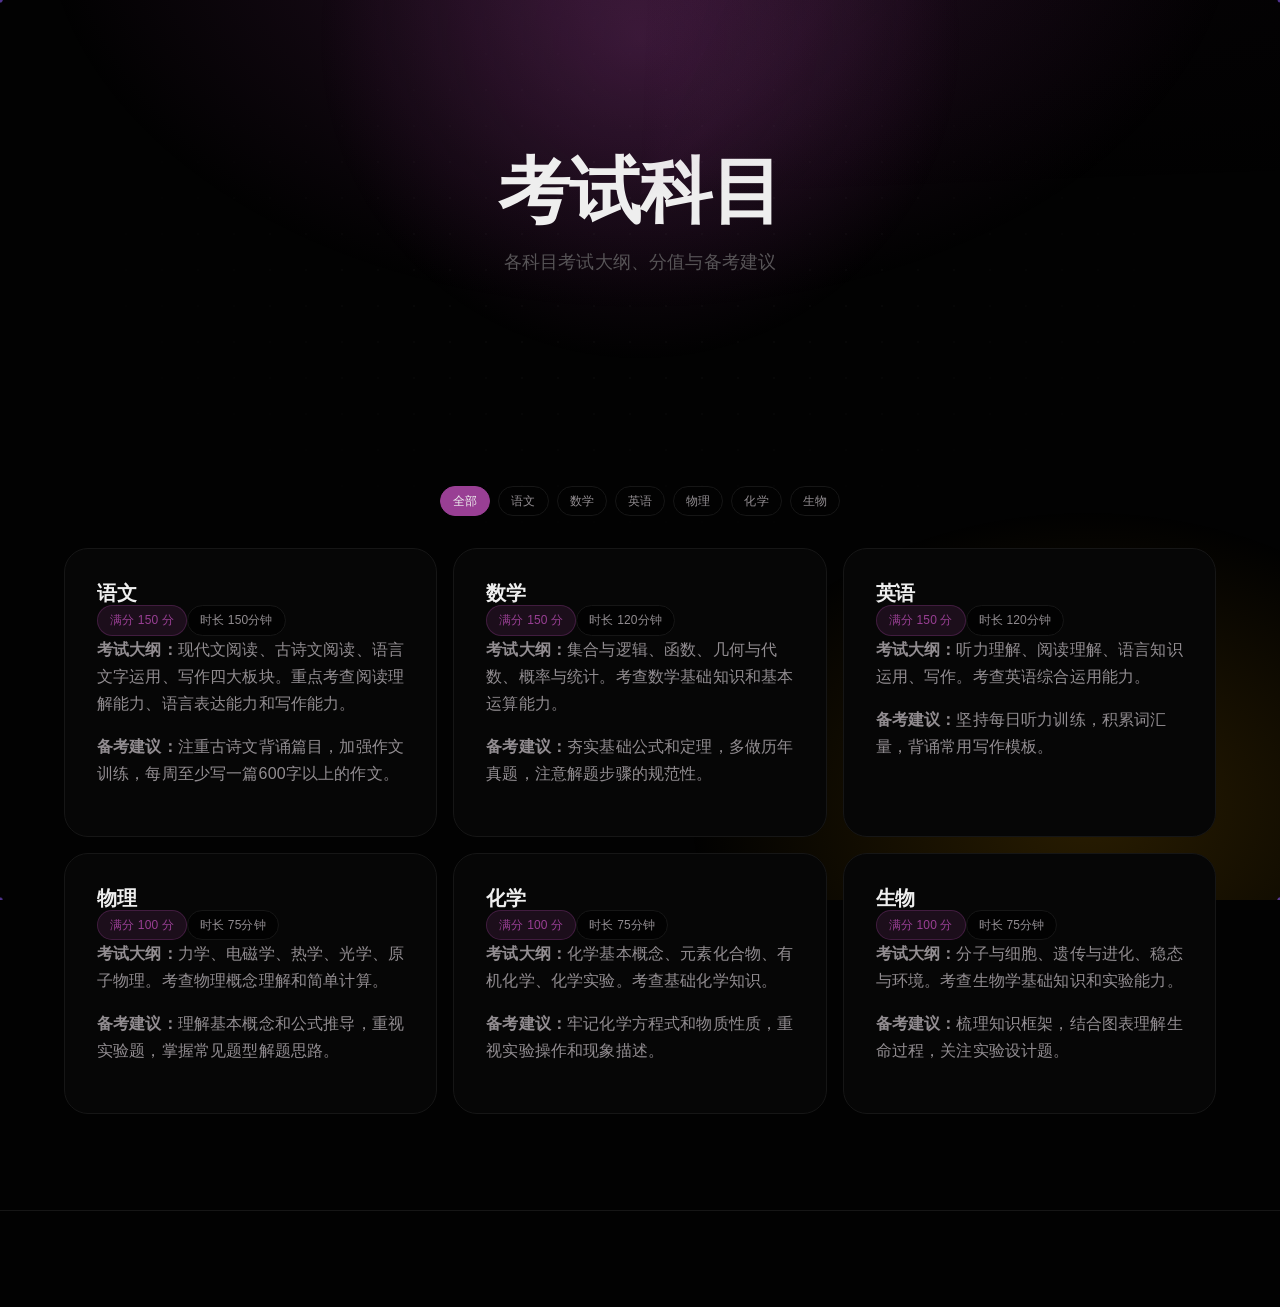
<file: subjects.html>
<!DOCTYPE html>
<html lang="zh-CN">
<head>
  <meta charset="UTF-8">
  <meta name="viewport" content="width=device-width, initial-scale=1.0">
  <title>考试科目 - 广东省春季高考</title>
  <link rel="stylesheet" href="css/style.css">
<link rel="preconnect" href="https://fonts.googleapis.com"><link rel="preconnect" href="https://fonts.gstatic.com" crossorigin></head>
<body>
  <div class="dot-grid"></div>
  <nav class="nav" id="nav"></nav>
  <main>
    <section class="hero">
      <h1>考试科目</h1>
      <p>各科目考试大纲、分值与备考建议</p>
    </section>

    <section class="section">
      <div class="container">
        <div class="filter-bar" id="subjectFilter">
          <span class="tag active" data-subject="全部">全部</span>
          <span class="tag" data-subject="语文">语文</span>
          <span class="tag" data-subject="数学">数学</span>
          <span class="tag" data-subject="英语">英语</span>
          <span class="tag" data-subject="物理">物理</span>
          <span class="tag" data-subject="化学">化学</span>
          <span class="tag" data-subject="生物">生物</span>
        </div>
        <div class="card-grid" id="subjectCards" style="grid-template-columns:repeat(3,1fr);">
          <div class="spinner"></div>
        </div>
      </div>
    </section>
  </main>
  <footer class="footer" id="footer"></footer>
  <script src="js/particles.js"></script>
  <script src="js/search.js"></script>
  <script src="js/effects.js"></script>
  <script src="js/main.js"></script>
  <script>
    (function() {
      var allSubjects = [];
      var currentSubject = "全部";

      function renderCards(subjects) {
        var container = document.getElementById("subjectCards");
        if (subjects.length === 0) {
          container.innerHTML = '<p class="text-center text-secondary">暂无相关科目</p>';
          return;
        }
        container.innerHTML = subjects.map(function(s) {
          return '<div class="card"><h3 class="card-title">' + s.name + '</h3><span class="tag tag-primary">满分 ' + s.fullScore + ' 分</span><span class="tag" style="margin-left:var(--spacing-xs);">时长 ' + s.duration + '</span><p class="card-text" style="margin-top:var(--spacing-sm);"><strong>考试大纲：</strong>' + s.outline + '</p><p class="card-text"><strong>备考建议：</strong>' + s.tips + '</p></div>';
        }).join("");
      }

      function filterSubjects(subj) {
        currentSubject = subj;
        var filtered = subj === "全部" ? allSubjects : allSubjects.filter(function(s) { return s.name === subj; });
        document.querySelectorAll("#subjectFilter .tag").forEach(function(t) {
          t.classList.toggle("active", t.getAttribute("data-subject") === subj);
        });
        renderCards(filtered);
      }

      fetch("data/subjects.json")
        .then(function(r) { return r.json(); })
        .then(function(data) {
          allSubjects = data;
          renderCards(data);
        })
        .catch(function() {
          document.getElementById("subjectCards").innerHTML = '<p class="text-center text-secondary">加载失败，请刷新重试</p>';
        });

      document.getElementById("subjectFilter").addEventListener("click", function(e) {
        var tag = e.target.closest(".tag");
        if (!tag) return;
        filterSubjects(tag.getAttribute("data-subject"));
      });
    })();
  </script>
</body>
</html>
</file>
<file: css/style.css>
﻿/* ============================================================
   BRAND DESIGN SYSTEM — OKLCH Palette
   Mood: "midnight library — quiet focus, warm lamplight"
   Strategy: Committed — deep rose carries the brand
   ============================================================ */

:root {
  /* === OKLCH PALETTE === */
  --brand-primary: oklch(0.52 0.16 330);
  --brand-primary-glow: oklch(0.52 0.16 330 / 0.25);
  --brand-accent: oklch(0.68 0.16 82);
  --brand-accent-glow: oklch(0.68 0.16 82 / 0.2);

  --color-bg: oklch(0.08 0 0);
  --color-surface: oklch(0.12 0 0);
  --color-surface-hover: oklch(0.15 0 0);
  --color-border: oklch(0.20 0 0);
  --color-border-hover: oklch(0.28 0 0);
  --color-border-active: oklch(0.52 0.16 330 / 0.5);

  --color-ink: oklch(0.95 0 0);
  --color-ink-secondary: oklch(0.65 0.008 330);
  --color-ink-tertiary: oklch(0.45 0.006 330);

  /* === SEMANTIC === */
  --color-success: oklch(0.65 0.18 145);
  --color-warning: oklch(0.72 0.16 82);
  --color-danger: oklch(0.55 0.20 25);

  /* === TYPOGRAPHY === */
  --font-body: "PingFang SC", "Microsoft YaHei", "Hiragino Sans GB", -apple-system, BlinkMacSystemFont, "Segoe UI", sans-serif;
  --font-display: "PingFang SC", "Microsoft YaHei", -apple-system, BlinkMacSystemFont, sans-serif;

  --text-xs: clamp(0.7rem, 1.2vw, 0.75rem);
  --text-sm: clamp(0.8rem, 1.4vw, 0.875rem);
  --text-base: clamp(0.9rem, 1.6vw, 1rem);
  --text-lg: clamp(1rem, 1.8vw, 1.125rem);
  --text-xl: clamp(1.1rem, 2vw, 1.25rem);
  --text-2xl: clamp(1.3rem, 2.5vw, 1.5rem);
  --text-3xl: clamp(1.7rem, 3.5vw, 2rem);
  --text-4xl: clamp(2.1rem, 4.5vw, 2.5rem);
  --text-5xl: clamp(2.7rem, 6vw, 3.5rem);
  --text-6xl: clamp(3.2rem, 8vw, 4.5rem);

  /* === SPACING === */
  --space-1: 0.25rem; --space-2: 0.5rem; --space-3: 0.75rem;
  --space-4: 1rem; --space-5: 1.25rem; --space-6: 1.5rem;
  --space-8: 2rem; --space-10: 2.5rem; --space-12: 3rem;
  --space-16: 4rem; --space-20: 5rem; --space-24: 6rem; --space-32: 8rem;

  /* === RADIUS === */
  --radius-sm: 6px; --radius-md: 10px; --radius-lg: 14px;
  --radius-xl: 20px; --radius-2xl: 24px; --radius-full: 9999px;

  /* === SHADOWS === */
  --shadow-xs: 0 1px 2px rgb(0 0 0 / 0.3);
  --shadow-sm: 0 2px 8px rgb(0 0 0 / 0.4);
  --shadow-md: 0 8px 24px rgb(0 0 0 / 0.5);
  --shadow-lg: 0 16px 48px rgb(0 0 0 / 0.6);

  /* === NAV === */
  --nav-height: 56px;

  /* === EASING === */
  --ease-out: cubic-bezier(0.16, 1, 0.3, 1);
  --ease-spring: cubic-bezier(0.34, 1.56, 0.64, 1);
  --dur-fast: 150ms; --dur-base: 300ms; --dur-slow: 500ms;

  /* === GLASS === */
  --glass-bg: oklch(0.12 0 0 / 0.7);
  --glass-blur: blur(24px);
}

/* ============================================================
   RESET & BASE
   ============================================================ */
*,*::before,*::after{box-sizing:border-box;margin:0;padding:0}
html{scroll-behavior:smooth;-webkit-font-smoothing:antialiased}
body{
  font-family:var(--font-body);
  font-size:var(--text-base);
  color:var(--color-ink-secondary);
  background:var(--color-bg);
  line-height:1.7;
  overflow-x:hidden;
  letter-spacing:0.01em;
}

/* Ambient light */
body::before{
  content:'';position:fixed;inset:0;pointer-events:none;z-index:0;
  background:
    radial-gradient(ellipse 600px 400px at 50% -10%, var(--brand-primary-glow), transparent),
    radial-gradient(ellipse 400px 300px at 85% 90%, var(--brand-accent-glow), transparent);
}

/* Dot grid — subtle, not dominant */
.dot-grid{
  position:fixed;inset:0;
  background-image:radial-gradient(oklch(1 0 0 / 0.025) 1px,transparent 1px);
  background-size:36px 36px;
  pointer-events:none;z-index:0;
  mask-image:radial-gradient(ellipse 70% 50% at 50% 30%,black 25%,transparent 70%);
}

/* ============================================================
   TYPOGRAPHY
   ============================================================ */
h1,h2,h3,h4{
  font-family:var(--font-display);
  font-weight:600;
  line-height:1.2;
  color:var(--color-ink);
  letter-spacing:-0.015em;
}
h1{font-size:var(--text-5xl)}
h2{font-size:var(--text-3xl)}
h3{font-size:var(--text-xl)}
p{margin-bottom:var(--space-4)}
a{color:var(--brand-primary);text-decoration:none;transition:color var(--dur-fast) var(--ease-out)}
a:hover{color:oklch(0.62 0.18 330)}
::selection{background:var(--brand-primary);color:var(--color-ink)}

/* Gradient accent */
.gradient-text{
  background:linear-gradient(135deg,var(--brand-primary),var(--brand-accent));
  -webkit-background-clip:text;-webkit-text-fill-color:transparent;background-clip:text;
}

/* ============================================================
   CONTAINER & SECTION
   ============================================================ */
.container{max-width:1200px;margin:0 auto;padding:0 var(--space-6);position:relative;z-index:1}
.section{padding:var(--space-24) 0;position:relative;z-index:1}
.section-label{
  font-size:var(--text-xs);font-weight:600;
  text-transform:uppercase;letter-spacing:0.1em;
  color:var(--brand-primary);margin-bottom:var(--space-3);
  text-align:center;
}

/* ============================================================
   NAVIGATION — glass, scrolled shadow
   ============================================================ */
.nav{position:fixed;top:0;left:0;right:0;height:var(--nav-height);z-index:100;transition:all var(--dur-base) var(--ease-out)}
.nav-container{max-width:1200px;margin:0 auto;padding:0 var(--space-6);display:flex;align-items:center;justify-content:space-between;height:100%}
.nav.scrolled{background:var(--glass-bg);backdrop-filter:var(--glass-blur);-webkit-backdrop-filter:var(--glass-blur);border-bottom:1px solid var(--color-border);box-shadow:0 1px 0 rgb(0 0 0 / 0.2)}
.nav-brand{font-size:var(--text-base);font-weight:700;color:var(--color-ink);display:flex;align-items:center;gap:var(--space-2)}
.nav-brand-dot{width:7px;height:7px;border-radius:50%;background:linear-gradient(135deg,var(--brand-primary),var(--brand-accent))}
.nav-links{display:flex;align-items:center;gap:var(--space-1)}
.nav-links a{font-size:var(--text-sm);color:var(--color-ink-tertiary);padding:var(--space-2) var(--space-3);border-radius:var(--radius-md);transition:all var(--dur-fast) var(--ease-out);font-weight:500}
.nav-links a:hover{color:var(--color-ink);background:var(--color-surface)}
.nav-links a.active{color:var(--color-ink);background:var(--color-surface)}
.nav-search-btn{background:none;border:none;cursor:pointer;color:var(--color-ink-tertiary);padding:var(--space-2);border-radius:var(--radius-md);transition:all var(--dur-fast) var(--ease-out);display:flex;align-items:center}
.nav-search-btn:hover{color:var(--color-ink);background:var(--color-surface)}
.nav-search-btn svg{width:18px;height:18px}
.nav-hamburger{display:none;background:none;border:none;cursor:pointer;padding:var(--space-2);flex-direction:column;gap:4px;border-radius:var(--radius-md)}
.nav-hamburger span{display:block;width:20px;height:2px;background:var(--color-ink-secondary);border-radius:1px;transition:all var(--dur-base) var(--ease-out)}
.nav-hamburger.active span:nth-child(1){transform:translateY(6px) rotate(45deg)}
.nav-hamburger.active span:nth-child(2){opacity:0}
.nav-hamburger.active span:nth-child(3){transform:translateY(-6px) rotate(-45deg)}

/* ============================================================
   HERO — committed color strategy
   ============================================================ */
.hero{
  padding:calc(var(--nav-height) + var(--space-24)) var(--space-6) var(--space-20);
  text-align:center;position:relative;z-index:1;overflow:hidden;
}
.hero::before{
  content:'';position:absolute;top:10%;left:50%;transform:translate(-50%,-50%);
  width:700px;height:700px;
  background:radial-gradient(circle,var(--brand-primary-glow),transparent 65%);
  pointer-events:none;
}
.hero-badge{
  display:inline-flex;align-items:center;gap:var(--space-2);
  padding:var(--space-1) var(--space-4);
  background:var(--color-surface);border:1px solid var(--color-border);
  border-radius:var(--radius-full);font-size:var(--text-xs);
  color:var(--color-ink-secondary);margin-bottom:var(--space-6);
  animation:fadeInUp 0.6s var(--ease-out) both;
}
.hero-badge-dot{width:6px;height:6px;border-radius:50%;background:var(--color-success);animation:pulse 2s ease-in-out infinite}
.hero h1{font-size:clamp(2.5rem,7vw,var(--text-6xl));margin-bottom:var(--space-4);animation:fadeInUp 0.6s 0.1s var(--ease-out) both;line-height:1.1}
.hero p{font-size:var(--text-lg);color:var(--color-ink-tertiary);max-width:560px;margin:0 auto var(--space-8);animation:fadeInUp 0.6s 0.2s var(--ease-out) both}
.hero-search{max-width:520px;margin:0 auto;animation:fadeInUp 0.6s 0.3s var(--ease-out) both}
.hero-search input{
  width:100%;padding:var(--space-4) var(--space-5);
  background:var(--color-surface);border:1px solid var(--color-border);
  border-radius:var(--radius-xl);color:var(--color-ink);
  font-size:var(--text-base);font-family:var(--font-body);outline:none;
  transition:all var(--dur-base) var(--ease-out);
}
.hero-search input:focus{border-color:var(--color-border-active);box-shadow:0 0 0 1px var(--brand-primary-glow),0 0 40px var(--brand-primary-glow)}
.hero-search input::placeholder{color:var(--color-ink-tertiary)}

/* ============================================================
   CARDS — brand-grade with radial glow
   ============================================================ */
.card{
  background:var(--color-surface);border:1px solid var(--color-border);
  border-radius:var(--radius-2xl);padding:var(--space-8);
  transition:all var(--dur-base) var(--ease-out);
  position:relative;overflow:hidden;
}
.card::before{
  content:'';position:absolute;inset:0;
  background:radial-gradient(500px circle at var(--mouse-x,50%) var(--mouse-y,50%), var(--brand-primary-glow), transparent 50%);
  opacity:0;transition:opacity var(--dur-base) var(--ease-out);pointer-events:none;
}
.card:hover{border-color:var(--color-border-hover);transform:translateY(-3px);box-shadow:var(--shadow-md)}
.card:hover::before{opacity:1}

/* Stat card */
.stat-card{text-align:center;padding:var(--space-10) var(--space-8)}
.stat-icon{font-size:2rem;margin-bottom:var(--space-4);display:inline-block;filter:grayscale(0.2)}
.stat-number{font-size:clamp(2rem,5vw,3.5rem);font-weight:700;color:var(--color-ink);letter-spacing:-0.03em;line-height:1;margin-bottom:var(--space-2)}
.stat-label{font-size:var(--text-sm);color:var(--color-ink-tertiary);text-transform:uppercase;letter-spacing:0.06em;font-weight:500}

/* Nav card */
.nav-card{display:flex;flex-direction:column;gap:var(--space-4);cursor:pointer;text-decoration:none;color:inherit}
.nav-card-icon{
  width:48px;height:48px;display:flex;align-items:center;justify-content:center;
  background:var(--color-bg);border:1px solid var(--color-border);
  border-radius:var(--radius-lg);font-size:1.3rem;
  transition:all var(--dur-base) var(--ease-out);
}
.nav-card:hover .nav-card-icon{
  background:oklch(0.52 0.16 330 / 0.12);border-color:var(--color-border-active);
  box-shadow:0 0 24px var(--brand-primary-glow);
}
.nav-card h3{font-size:var(--text-base);margin:0}
.nav-card p{font-size:var(--text-sm);color:var(--color-ink-tertiary);margin:0;line-height:1.5}

/* ============================================================
   BUTTONS
   ============================================================ */
.btn{
  display:inline-flex;align-items:center;gap:var(--space-2);
  padding:var(--space-3) var(--space-6);font-size:var(--text-sm);font-weight:600;
  font-family:var(--font-body);border-radius:var(--radius-full);
  cursor:pointer;transition:all var(--dur-base) var(--ease-out);
  border:none;text-decoration:none;position:relative;overflow:hidden;
}
.btn-primary{
  background:var(--brand-primary);color:var(--color-ink);
  box-shadow:0 4px 16px var(--brand-primary-glow);
}
.btn-primary:hover{box-shadow:0 6px 28px var(--brand-primary-glow);transform:translateY(-2px);color:var(--color-ink)}
.btn-ghost{background:var(--color-surface);color:var(--color-ink-secondary);border:1px solid var(--color-border)}
.btn-ghost:hover{background:var(--color-surface-hover);color:var(--color-ink);border-color:var(--color-border-hover)}
.btn:active{transform:scale(0.97)}

/* ============================================================
   TAGS
   ============================================================ */
.tag{
  display:inline-flex;align-items:center;padding:var(--space-1) var(--space-3);
  font-size:var(--text-xs);font-weight:500;border-radius:var(--radius-full);
  border:1px solid var(--color-border);color:var(--color-ink-secondary);
  background:var(--color-bg);transition:all var(--dur-fast) var(--ease-out);
  cursor:pointer;user-select:none;
}
.tag:hover{border-color:var(--color-border-hover);color:var(--color-ink)}
.tag.active{background:var(--brand-primary);border-color:var(--brand-primary);color:var(--color-ink)}
.tag-primary{background:oklch(0.52 0.16 330 / 0.15);border-color:oklch(0.52 0.16 330 / 0.3);color:var(--brand-primary)}

/* ============================================================
   FILTERS & INPUTS
   ============================================================ */
.filter-bar{display:flex;flex-wrap:wrap;gap:var(--space-2);justify-content:center;margin-bottom:var(--space-8)}
.filter-row{display:flex;flex-wrap:wrap;gap:var(--space-3);align-items:center;margin-bottom:var(--space-6)}
.filter-input,.filter-select{
  padding:var(--space-2) var(--space-4);background:var(--color-surface);
  border:1px solid var(--color-border);border-radius:var(--radius-md);
  color:var(--color-ink);font-size:var(--text-sm);font-family:var(--font-body);
  outline:none;transition:all var(--dur-fast) var(--ease-out);
}
.filter-input:focus,.filter-select:focus{border-color:var(--color-border-active);box-shadow:0 0 0 1px var(--brand-primary-glow)}
.filter-select{cursor:pointer}

/* ============================================================
   TABLE
   ============================================================ */
.table-wrapper{background:var(--color-surface);border:1px solid var(--color-border);border-radius:var(--radius-2xl);overflow:hidden}
table{width:100%;border-collapse:collapse}
thead{background:var(--color-bg)}
th{padding:var(--space-4) var(--space-5);text-align:left;font-size:var(--text-xs);font-weight:600;color:var(--color-ink-tertiary);text-transform:uppercase;letter-spacing:0.05em;border-bottom:1px solid var(--color-border)}
td{padding:var(--space-4) var(--space-5);font-size:var(--text-sm);color:var(--color-ink-secondary);border-bottom:1px solid var(--color-border)}
tr:last-child td{border-bottom:none}
tr:hover td{background:var(--color-surface-hover)}
.score-highlight{color:var(--brand-primary);font-weight:600}

/* ============================================================
   TIMELINE
   ============================================================ */
.timeline{position:relative;padding-left:var(--space-10)}
.timeline::before{content:'';position:absolute;left:15px;top:0;bottom:0;width:2px;background:linear-gradient(180deg,var(--brand-primary),var(--brand-accent),transparent)}
.timeline-item{position:relative;margin-bottom:var(--space-8);opacity:0;transform:translateX(-16px);transition:all 0.5s var(--ease-out)}
.timeline-item.visible{opacity:1;transform:translateX(0)}
.timeline-dot{position:absolute;left:calc(-1 * var(--space-10) + 8px);top:4px;width:14px;height:14px;background:linear-gradient(135deg,var(--brand-primary),var(--brand-accent));border-radius:50%;box-shadow:0 0 16px var(--brand-primary-glow);transition:all var(--dur-base) var(--ease-out)}
.timeline-item:hover .timeline-dot{transform:scale(1.5);box-shadow:0 0 28px var(--brand-primary-glow)}
.timeline-date{font-size:var(--text-xs);color:var(--brand-primary);font-weight:600;margin-bottom:var(--space-1)}
.timeline-title{font-size:var(--text-base);color:var(--color-ink);margin-bottom:var(--space-1);font-weight:600}
.timeline-desc{font-size:var(--text-sm);color:var(--color-ink-tertiary);line-height:1.6}

/* ============================================================
   FAQ
   ============================================================ */
.faq-item{border-bottom:1px solid var(--color-border)}
.faq-question{width:100%;padding:var(--space-5) 0;background:none;border:none;display:flex;align-items:center;justify-content:space-between;cursor:pointer;font-size:var(--text-base);font-weight:500;color:var(--color-ink);font-family:var(--font-body);text-align:left;transition:color var(--dur-fast) var(--ease-out)}
.faq-question:hover{color:var(--brand-primary)}
.faq-question svg{transition:transform 0.3s var(--ease-out);color:var(--color-ink-tertiary);flex-shrink:0;margin-left:var(--space-4)}
.faq-item.active .faq-question svg{transform:rotate(180deg)}
.faq-answer{max-height:0;overflow:hidden;transition:max-height 0.4s var(--ease-out)}
.faq-item.active .faq-answer{max-height:400px}
.faq-answer-inner{padding:0 0 var(--space-5);font-size:var(--text-sm);color:var(--color-ink-secondary);line-height:1.7}

/* ============================================================
   PAGE HEADER & SECTION HEADER
   ============================================================ */
.page-header{padding:calc(var(--nav-height) + var(--space-10)) var(--space-6) var(--space-10);text-align:center;position:relative;z-index:1}
.page-header h1{margin-bottom:var(--space-2)}
.page-header p{color:var(--color-ink-tertiary);font-size:var(--text-lg);max-width:560px;margin:0 auto}
.section-header{text-align:center;margin-bottom:var(--space-12)}
.section-header h2{margin-bottom:var(--space-2)}
.section-header p{color:var(--color-ink-tertiary);font-size:var(--text-lg);max-width:560px;margin:0 auto}

/* ============================================================
   FOOTER
   ============================================================ */
.footer{padding:var(--space-12) 0;text-align:center;border-top:1px solid var(--color-border);position:relative;z-index:1}
.footer p{font-size:var(--text-sm);color:var(--color-ink-tertiary);margin:0}

/* ============================================================
   SEARCH OVERLAY
   ============================================================ */
.search-overlay{position:fixed;inset:0;background:oklch(0.08 0 0 / 0.92);backdrop-filter:blur(16px);-webkit-backdrop-filter:blur(16px);z-index:200;display:flex;flex-direction:column;align-items:center;padding-top:120px;opacity:0;visibility:hidden;transition:all var(--dur-base) var(--ease-out)}
.search-overlay.active{opacity:1;visibility:visible}
.search-box{width:100%;max-width:560px;padding:0 var(--space-6)}
.search-box input{width:100%;padding:var(--space-4) var(--space-5);background:var(--color-surface);border:1px solid var(--color-border);border-radius:var(--radius-xl);color:var(--color-ink);font-size:var(--text-lg);font-family:var(--font-body);outline:none;transition:all var(--dur-base) var(--ease-out)}
.search-box input:focus{border-color:var(--color-border-active);box-shadow:0 0 0 1px var(--brand-primary-glow),0 0 40px var(--brand-primary-glow)}
.search-results{margin-top:var(--space-4);width:100%;max-width:560px;max-height:50vh;overflow-y:auto}
.search-result-item{display:block;padding:var(--space-3) var(--space-5);border-radius:var(--radius-md);transition:all var(--dur-fast) var(--ease-out);text-decoration:none;color:inherit}
.search-result-item:hover{background:var(--color-surface)}
.search-result-title{font-size:var(--text-sm);color:var(--color-ink);font-weight:500}
.search-result-snippet{font-size:var(--text-xs);color:var(--color-ink-tertiary);margin-top:2px}
.search-result-page{font-size:var(--text-xs);color:var(--brand-primary);margin-top:2px}

/* ============================================================
   BACK TO TOP
   ============================================================ */
.back-to-top{position:fixed;bottom:32px;right:32px;width:44px;height:44px;border-radius:var(--radius-full);background:var(--color-surface);border:1px solid var(--color-border);color:var(--color-ink-secondary);cursor:pointer;display:flex;align-items:center;justify-content:center;z-index:50;opacity:0;visibility:hidden;transform:translateY(12px);transition:all var(--dur-base) var(--ease-out)}
.back-to-top.visible{opacity:1;visibility:visible;transform:translateY(0)}
.back-to-top:hover{background:var(--color-surface-hover);border-color:var(--color-border-hover);color:var(--color-ink);box-shadow:0 0 20px var(--brand-primary-glow)}
.back-to-top svg{width:20px;height:20px}

/* ============================================================
   SCROLL PROGRESS
   ============================================================ */
.scroll-progress{position:fixed;top:0;left:0;height:2px;background:linear-gradient(90deg,var(--brand-primary),var(--brand-accent),var(--brand-primary));background-size:200% 100%;z-index:200;transition:width 0.1s linear;animation:shimmer 2s linear infinite}

/* ============================================================
   TOAST & PAGE TRANSITION
   ============================================================ */
.toast{position:fixed;top:calc(var(--nav-height) + 16px);right:24px;background:var(--color-surface);border:1px solid var(--color-border);color:var(--color-ink);padding:var(--space-3) var(--space-5);border-radius:var(--radius-lg);font-size:var(--text-sm);z-index:300;transform:translateX(120%);transition:transform 0.4s var(--ease-spring);box-shadow:var(--shadow-lg)}
.toast.visible{transform:translateX(0)}
.page-transition{position:fixed;top:0;left:0;right:0;bottom:0;background:var(--color-bg);z-index:9999;transform:scaleY(0);transform-origin:top;transition:transform 0.5s var(--ease-out);pointer-events:none}
.page-transition.active{transform:scaleY(1);transform-origin:bottom}

/* ============================================================
   GRID & UTILITY
   ============================================================ */
.card-grid{display:grid;gap:var(--space-4)}
.card-grid.grid-2{grid-template-columns:repeat(2,1fr)}
.card-grid.grid-3{grid-template-columns:repeat(3,1fr)}
.feature-grid{display:grid;grid-template-columns:repeat(3,1fr);gap:var(--space-4)}

.spinner{width:28px;height:28px;border:3px solid var(--color-border);border-top-color:var(--brand-primary);border-radius:50%;animation:spin 0.7s linear infinite;margin:var(--space-8) auto}
@keyframes spin{to{transform:rotate(360deg)}}
@keyframes fadeInUp{from{opacity:0;transform:translateY(20px)}to{opacity:1;transform:translateY(0)}}
@keyframes pulse{0%,100%{box-shadow:0 0 0 0 var(--color-success)}50%{box-shadow:0 0 0 8px transparent}}
@keyframes shimmer{0%{background-position:200% 0}100%{background-position:-200% 0}}
.animate-in{animation:fadeInUp 0.6s var(--ease-out) forwards}

.skeleton{background:linear-gradient(90deg,var(--color-surface) 25%,oklch(0.18 0 0) 50%,var(--color-surface) 75%);background-size:200% 100%;animation:shimmer 1.5s ease-in-out infinite;border-radius:var(--radius-md)}

.text-center{text-align:center}
.text-secondary{color:var(--color-ink-secondary)}
.mt-2{margin-top:var(--space-2)}.mt-4{margin-top:var(--space-4)}.mt-6{margin-top:var(--space-6)}.mt-8{margin-top:var(--space-8)}
.mb-4{margin-bottom:var(--space-4)}.mb-8{margin-bottom:var(--space-8)}
.hidden{display:none}

/* ============================================================
   RESPONSIVE
   ============================================================ */
@media(max-width:768px){
  :root{--nav-height:48px}
  h1{font-size:var(--text-4xl)}h2{font-size:var(--text-2xl)}
  .container{padding:0 var(--space-4)}
  .section{padding:var(--space-12) 0}
  .card{padding:var(--space-5)}
  .hero{padding:calc(var(--nav-height) + var(--space-12)) var(--space-4) var(--space-10)}
  .page-header{padding:calc(var(--nav-height) + var(--space-6)) var(--space-4) var(--space-6)}
  .card-grid,.card-grid.grid-2,.card-grid.grid-3,.feature-grid{grid-template-columns:1fr}
  .nav-hamburger{display:flex}
  .nav-links{position:fixed;top:var(--nav-height);left:0;right:0;background:oklch(0.1 0 0 / 0.95);backdrop-filter:blur(24px);-webkit-backdrop-filter:blur(24px);flex-direction:column;padding:var(--space-4);gap:var(--space-1);border-bottom:1px solid var(--color-border);transform:translateY(-100%);opacity:0;transition:all var(--dur-base) var(--ease-out);pointer-events:none}
  .nav-links.active{transform:translateY(0);opacity:1;pointer-events:auto}
  .nav-links a{font-size:var(--text-base);padding:var(--space-3) var(--space-4);width:100%}
  .table-wrapper table,.table-wrapper thead{display:none}
  .table-cards{display:grid;grid-template-columns:1fr;gap:var(--space-3)}
  .table-card{background:var(--color-surface);border:1px solid var(--color-border);border-radius:var(--radius-lg);padding:var(--space-4)}
  .table-card .tc-row{display:flex;justify-content:space-between;padding:4px 0;font-size:var(--text-sm)}
  .table-card .tc-label{color:var(--color-ink-tertiary);font-weight:500}
  .table-card .tc-value{color:var(--color-ink);text-align:right}
  .timeline{padding-left:var(--space-8)}
  .timeline::before{left:11px}
  .timeline-dot{left:calc(-1 * var(--space-8) + 6px);width:10px;height:10px}
  .back-to-top{bottom:20px;right:20px;width:40px;height:40px}
  .toast{left:16px;right:16px}
  .search-overlay{padding-top:80px}
}

@media(prefers-reduced-motion:reduce){
  *,*::before,*::after{animation-duration:0.01ms!important;transition-duration:0.01ms!important}
}
/* ============================================================
   PREMIUM LAYER — Glass Depth & Visual Richness
   ============================================================ */

/* Animated gradient orb behind hero */
.hero-orb {
  position: absolute;
  top: 50%; left: 50%;
  transform: translate(-50%, -50%);
  width: 800px; height: 800px;
  border-radius: 50%;
  background: radial-gradient(circle,
    oklch(0.52 0.16 330 / 0.22),
    oklch(0.68 0.16 82 / 0.08) 40%,
    transparent 70%
  );
  filter: blur(60px);
  animation: orbFloat 8s ease-in-out infinite, orbPulse 4s ease-in-out infinite;
  pointer-events: none;
  z-index: 0;
}
@keyframes orbFloat {
  0%, 100% { transform: translate(-50%, -50%) scale(1); }
  33% { transform: translate(-48%, -52%) scale(1.08); }
  66% { transform: translate(-52%, -49%) scale(0.94); }
}
@keyframes orbPulse {
  0%, 100% { opacity: 0.7; }
  50% { opacity: 1; }
}

/* Parallax sections */
.parallax-slow {
  transition: transform 0.1s linear;
  will-change: transform;
}
.parallax-fast {
  transition: transform 0.05s linear;
  will-change: transform;
}

/* Enhanced glass card */
.glass-card {
  background: oklch(0.14 0 0 / 0.55);
  backdrop-filter: blur(20px) saturate(140%);
  -webkit-backdrop-filter: blur(20px) saturate(140%);
  border: 1px solid oklch(1 0 0 / 0.08);
  border-radius: var(--radius-2xl);
  padding: var(--space-8);
  position: relative;
  overflow: hidden;
  transition: all 0.4s var(--ease-out);
  box-shadow:
    0 4px 24px rgb(0 0 0 / 0.3),
    inset 0 1px 0 oklch(1 0 0 / 0.06);
}
.glass-card::before {
  content: '';
  position: absolute;
  inset: 0;
  background: radial-gradient(600px circle at var(--mx, 50%) var(--my, 50%), oklch(0.52 0.16 330 / 0.08), transparent 50%);
  opacity: 0;
  transition: opacity 0.4s var(--ease-out);
  pointer-events: none;
  z-index: 0;
}
.glass-card:hover {
  transform: translateY(-6px);
  border-color: oklch(1 0 0 / 0.14);
  box-shadow:
    0 16px 48px rgb(0 0 0 / 0.5),
    inset 0 1px 0 oklch(1 0 0 / 0.1);
}
.glass-card:hover::before { opacity: 1; }
.glass-card > * { position: relative; z-index: 1; }

/* Glass stat card */
.glass-stat {
  text-align: center;
  padding: var(--space-10) var(--space-8);
}
.glass-stat .stat-number {
  font-size: clamp(2.5rem, 6vw, 4rem);
  font-weight: 800;
  letter-spacing: -0.04em;
  background: linear-gradient(135deg, var(--brand-primary), var(--brand-accent));
  -webkit-background-clip: text;
  -webkit-text-fill-color: transparent;
  background-clip: text;
  line-height: 1;
  margin-bottom: var(--space-3);
}

/* Section divider */
.section-divider {
  height: 1px;
  background: linear-gradient(90deg, transparent, var(--color-border), transparent);
  margin: 0 auto;
  max-width: 800px;
}

/* Hero CTA row */
.hero-actions {
  display: flex;
  gap: var(--space-3);
  justify-content: center;
  flex-wrap: wrap;
  margin-top: var(--space-8);
  animation: fadeInUp 0.6s 0.4s var(--ease-out) both;
}

/* Staggered card reveal */
.card-stagger { opacity: 0; transform: translateY(30px); }
.card-stagger.revealed { opacity: 1; transform: translateY(0); transition: all 0.6s var(--ease-out); }

/* Glow border on hover for interactive cards */
.glow-border {
  position: relative;
  isolation: isolate;
}
.glow-border::after {
  content: '';
  position: absolute;
  inset: -1px;
  border-radius: inherit;
  background: linear-gradient(135deg, var(--brand-primary), var(--brand-accent));
  z-index: -1;
  opacity: 0;
  transition: opacity 0.3s var(--ease-out);
}
.glow-border:hover::after { opacity: 0.5; }

/* Light ray effect for hero */
.hero::after {
  content: '';
  position: absolute;
  top: -50%;
  left: -50%;
  width: 200%;
  height: 200%;
  background: conic-gradient(from 0deg at 50% 50%, transparent, oklch(0.52 0.16 330 / 0.04), transparent 25%);
  animation: lightRay 20s linear infinite;
  pointer-events: none;
  z-index: 0;
}
@keyframes lightRay {
  to { transform: rotate(360deg); }
}

/* Enhanced tag */
.tag-glow {
  background: oklch(0.52 0.16 330 / 0.12);
  border: 1px solid oklch(0.52 0.16 330 / 0.25);
  color: var(--brand-primary);
}
.tag-glow:hover {
  background: oklch(0.52 0.16 330 / 0.2);
  box-shadow: 0 0 20px var(--brand-primary-glow);
}

/* Counter highlight */
.counter-glow {
  animation: counterPulse 3s ease-in-out infinite;
}
@keyframes counterPulse {
  0%, 100% { filter: brightness(1); }
  50% { filter: brightness(1.3); }
}

/* Section accent line */
.accent-line {
  width: 60px; height: 3px;
  background: linear-gradient(90deg, var(--brand-primary), var(--brand-accent));
  border-radius: 2px;
  margin: var(--space-2) auto var(--space-6);
}

/* Mobile nav overlay enhancement */
@media (max-width: 768px) {
  .nav-links {
    background: oklch(0.1 0 0 / 0.95);
    backdrop-filter: blur(32px);
    -webkit-backdrop-filter: blur(32px);
  }
  .hero-orb { width: 400px; height: 400px; }
}

/* Reduced motion fallback */
@media (prefers-reduced-motion: reduce) {
  .hero-orb, .hero::after, .counter-glow { animation: none; }
  .parallax-slow, .parallax-fast { transition: none; }
}

/* ============================================================
   VISUAL FX — Glare, Sweep, Mirror, Tilt
   ============================================================ */

/* 3D Tilt card container */
.tilt-card {
  transform-style: preserve-3d;
  perspective: 1000px;
  transition: transform 0.1s ease, box-shadow 0.3s ease;
}
.card-glare {
  position: absolute;
  inset: 0;
  border-radius: inherit;
  pointer-events: none;
  z-index: 2;
  opacity: 0;
  transition: opacity 0.3s ease;
}

/* Diagonal light sweep */
.sweep-card {
  position: relative;
  overflow: hidden;
}
.sweep-card::after {
  content: '';
  position: absolute;
  top: 0;
  left: var(--sweep-x, -100%);
  width: 60%;
  height: 100%;
  background: linear-gradient(105deg, transparent 0%, oklch(1 0 0 / 0.06) 45%, oklch(1 0 0 / 0.12) 50%, oklch(1 0 0 / 0.06) 55%, transparent 100%);
  transform: skewX(-20deg);
  pointer-events: none;
  transition: left 0.6s ease;
  z-index: 1;
}

/* Magnetic element */
.magnetic {
  transition: transform 0.2s cubic-bezier(0.25, 0.8, 0.25, 1.2);
}

/* Mirror reflection on hero text */
.hero-mirror {
  position: relative;
  display: inline-block;
}
.hero-mirror::after {
  content: attr(data-text);
  position: absolute;
  top: 105%;
  left: 0;
  right: 0;
  background: linear-gradient(180deg, oklch(0.95 0 0 / 0.25), transparent);
  -webkit-background-clip: text;
  -webkit-text-fill-color: transparent;
  background-clip: text;
  transform: scaleY(-1);
  filter: blur(1px);
  opacity: 0.5;
  pointer-events: none;
}

/* Floating badges */
.float-tag {
  animation: floatTag 3s ease-in-out infinite;
}
.float-tag:nth-child(2) { animation-delay: 0.5s; }
.float-tag:nth-child(3) { animation-delay: 1s; }
@keyframes floatTag {
  0%, 100% { transform: translateY(0); }
  50% { transform: translateY(-6px); }
}

/* Glowing card border on hover */
.border-glow {
  position: relative;
}
.border-glow::before {
  content: '';
  position: absolute;
  inset: -2px;
  border-radius: inherit;
  background: linear-gradient(135deg, var(--brand-primary), var(--brand-accent), var(--brand-primary));
  background-size: 300% 300%;
  z-index: -1;
  opacity: 0;
  transition: opacity 0.4s ease;
  animation: borderShine 3s linear infinite;
}
.border-glow:hover::before { opacity: 1; }
@keyframes borderShine {
  0% { background-position: 0% 50%; }
  50% { background-position: 100% 50%; }
  100% { background-position: 0% 50%; }
}

/* Pulsing CTA dot */
.cta-pulse {
  display: inline-block;
  width: 8px; height: 8px;
  background: var(--color-success);
  border-radius: 50%;
  margin-right: 6px;
  animation: ctaPulse 1.5s ease-in-out infinite;
}
@keyframes ctaPulse {
  0%, 100% { box-shadow: 0 0 0 0 oklch(0.65 0.18 145 / 0.6); }
  50% { box-shadow: 0 0 0 10px oklch(0.65 0.18 145 / 0); }
}

/* Perspective section */
.perspective-section {
  perspective: 1200px;
}
.perspective-card {
  transition: transform 0.1s ease;
}

/* Iridescent shimmer */
@keyframes iridescent {
  0% { background-position: 0% 50%; }
  50% { background-position: 100% 50%; }
  100% { background-position: 0% 50%; }
}
.iridescent-text {
  background: linear-gradient(270deg, var(--brand-primary), var(--brand-accent), oklch(0.62 0.18 280), var(--brand-primary));
  background-size: 300% 300%;
  -webkit-background-clip: text;
  -webkit-text-fill-color: transparent;
  background-clip: text;
  animation: iridescent 4s ease infinite;
}
</file>
